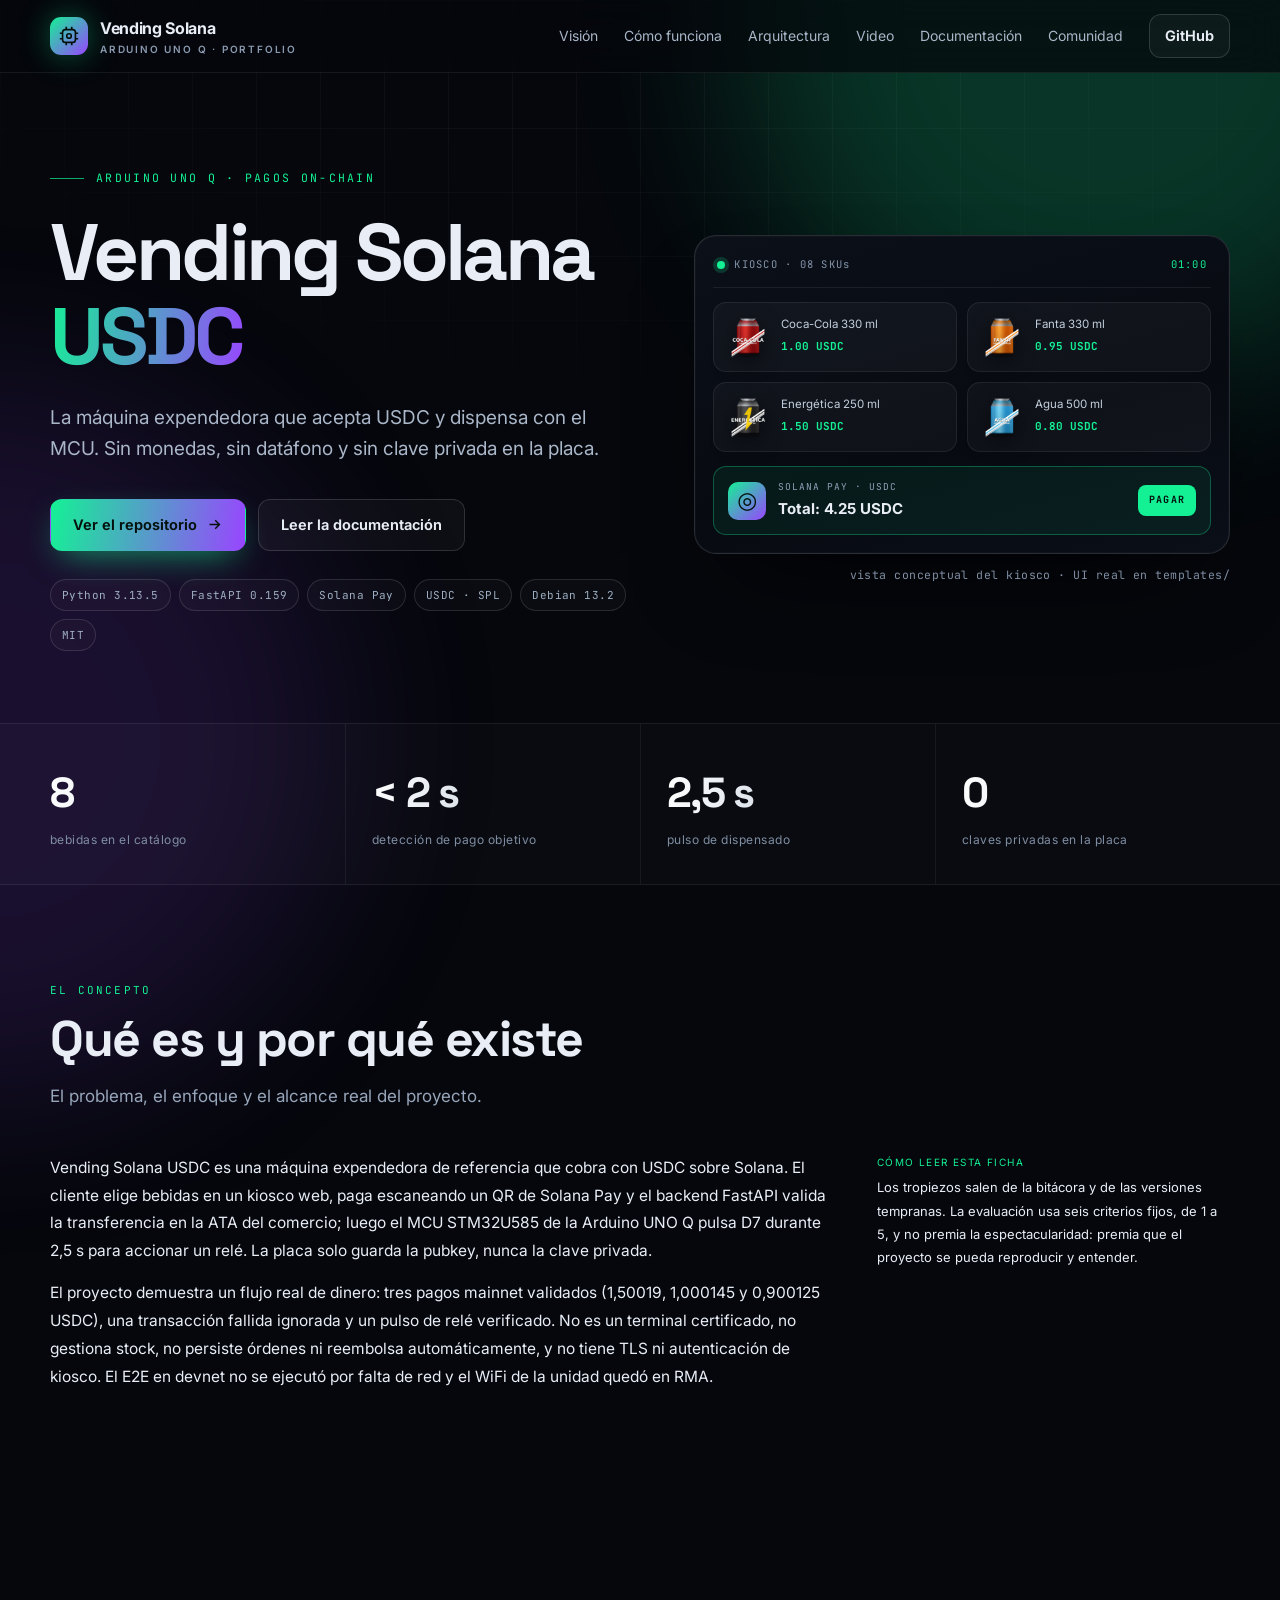
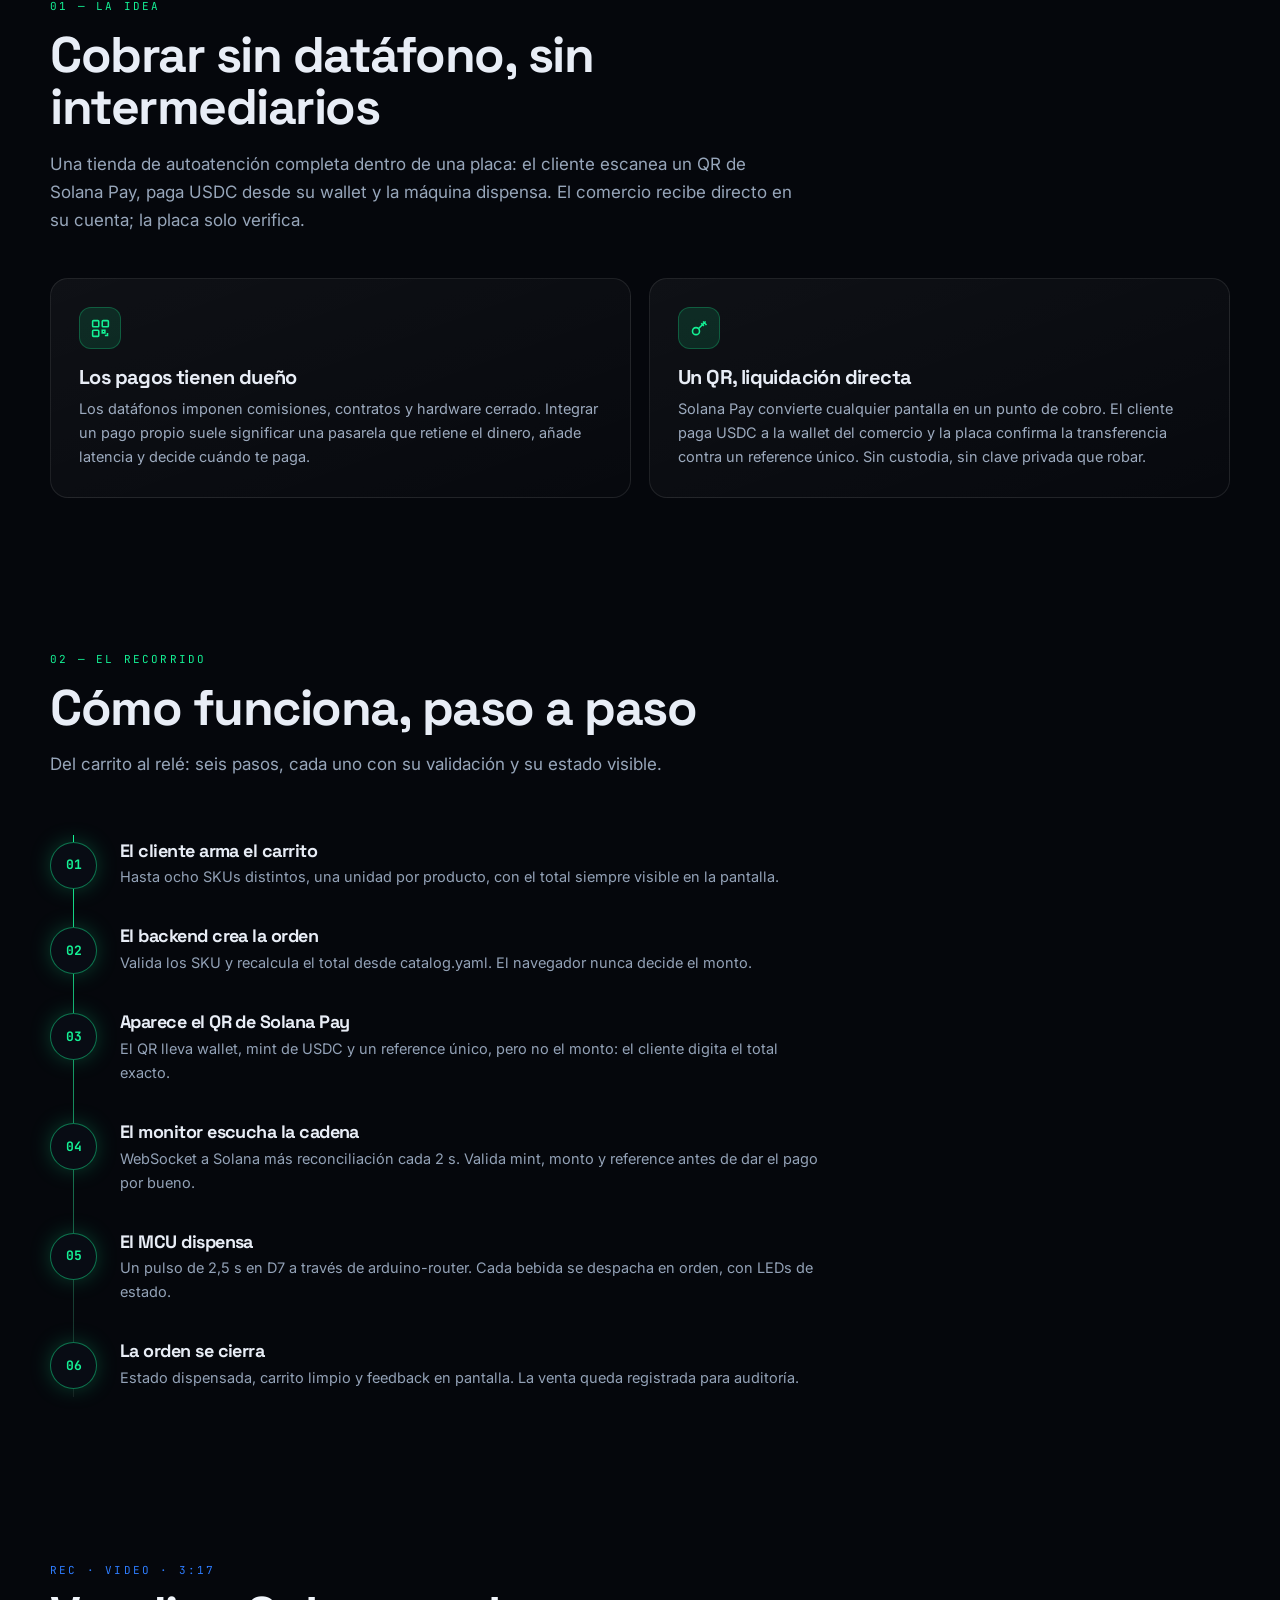
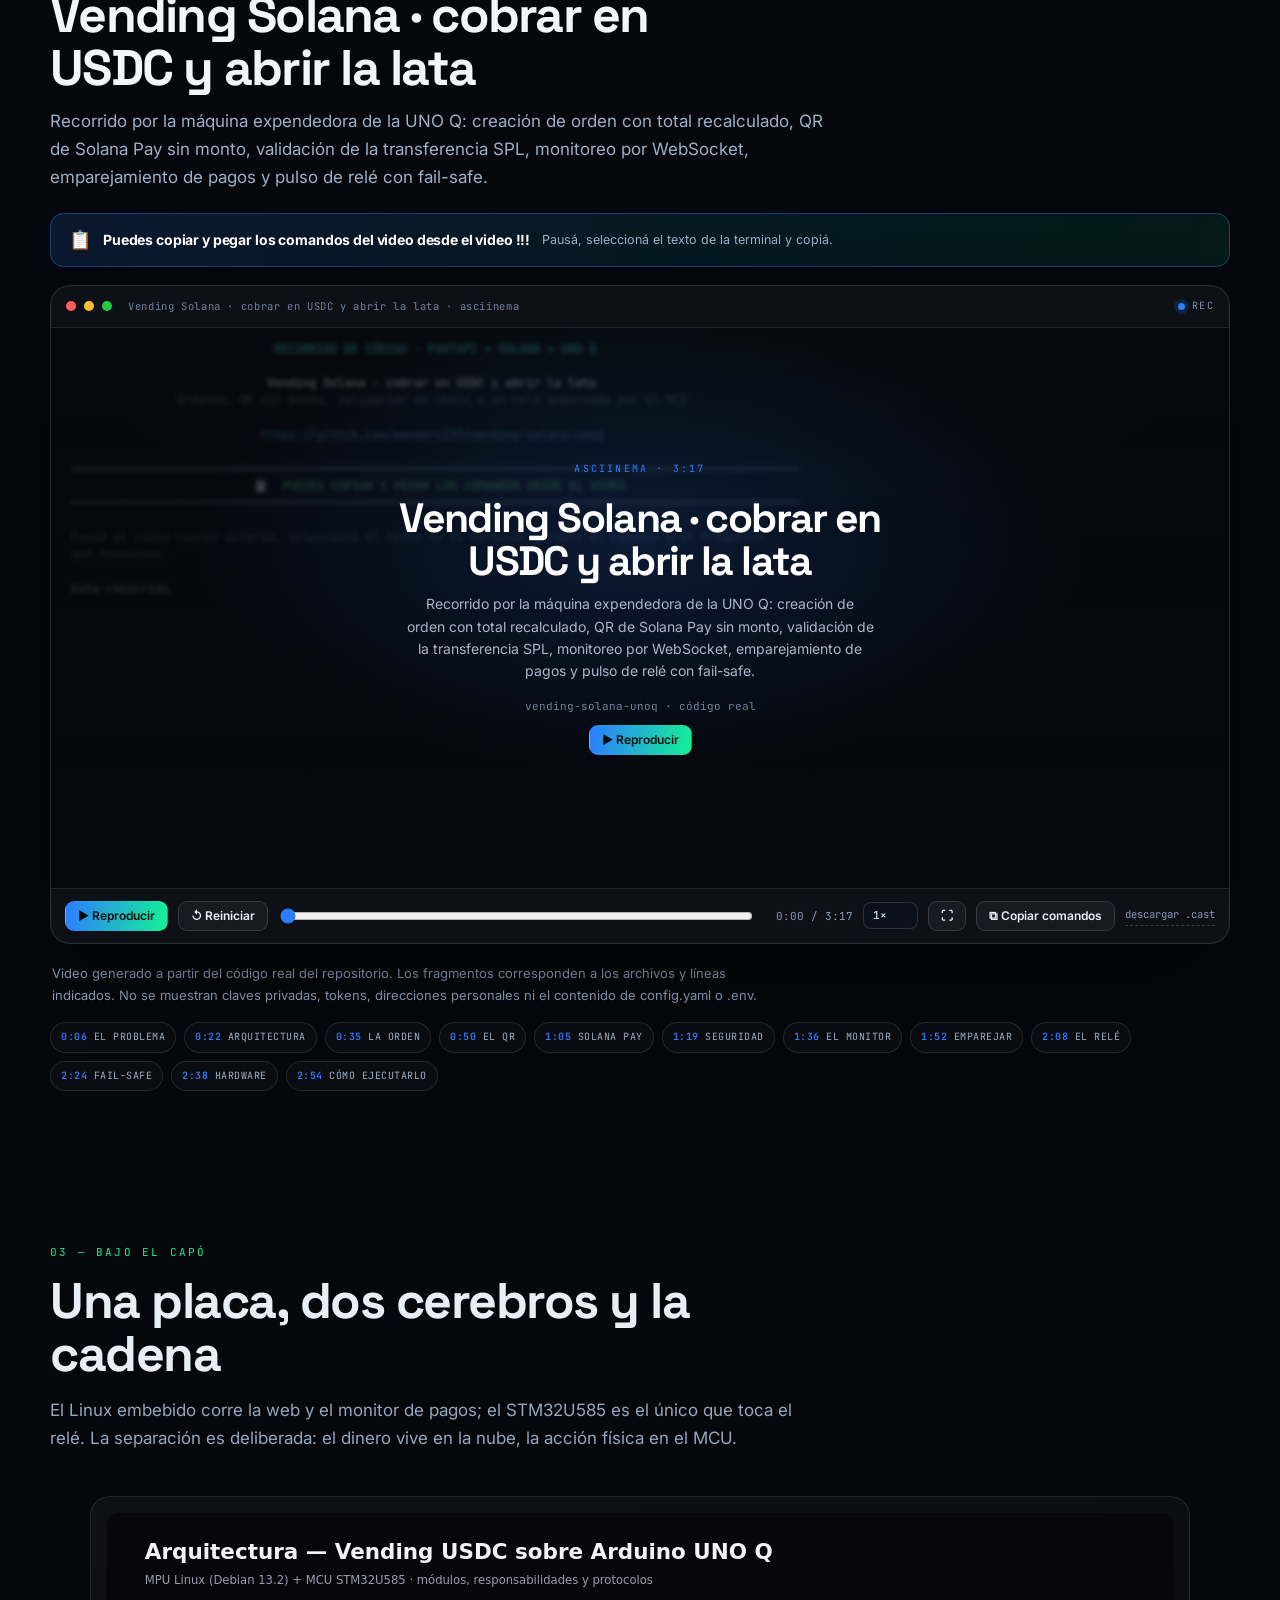
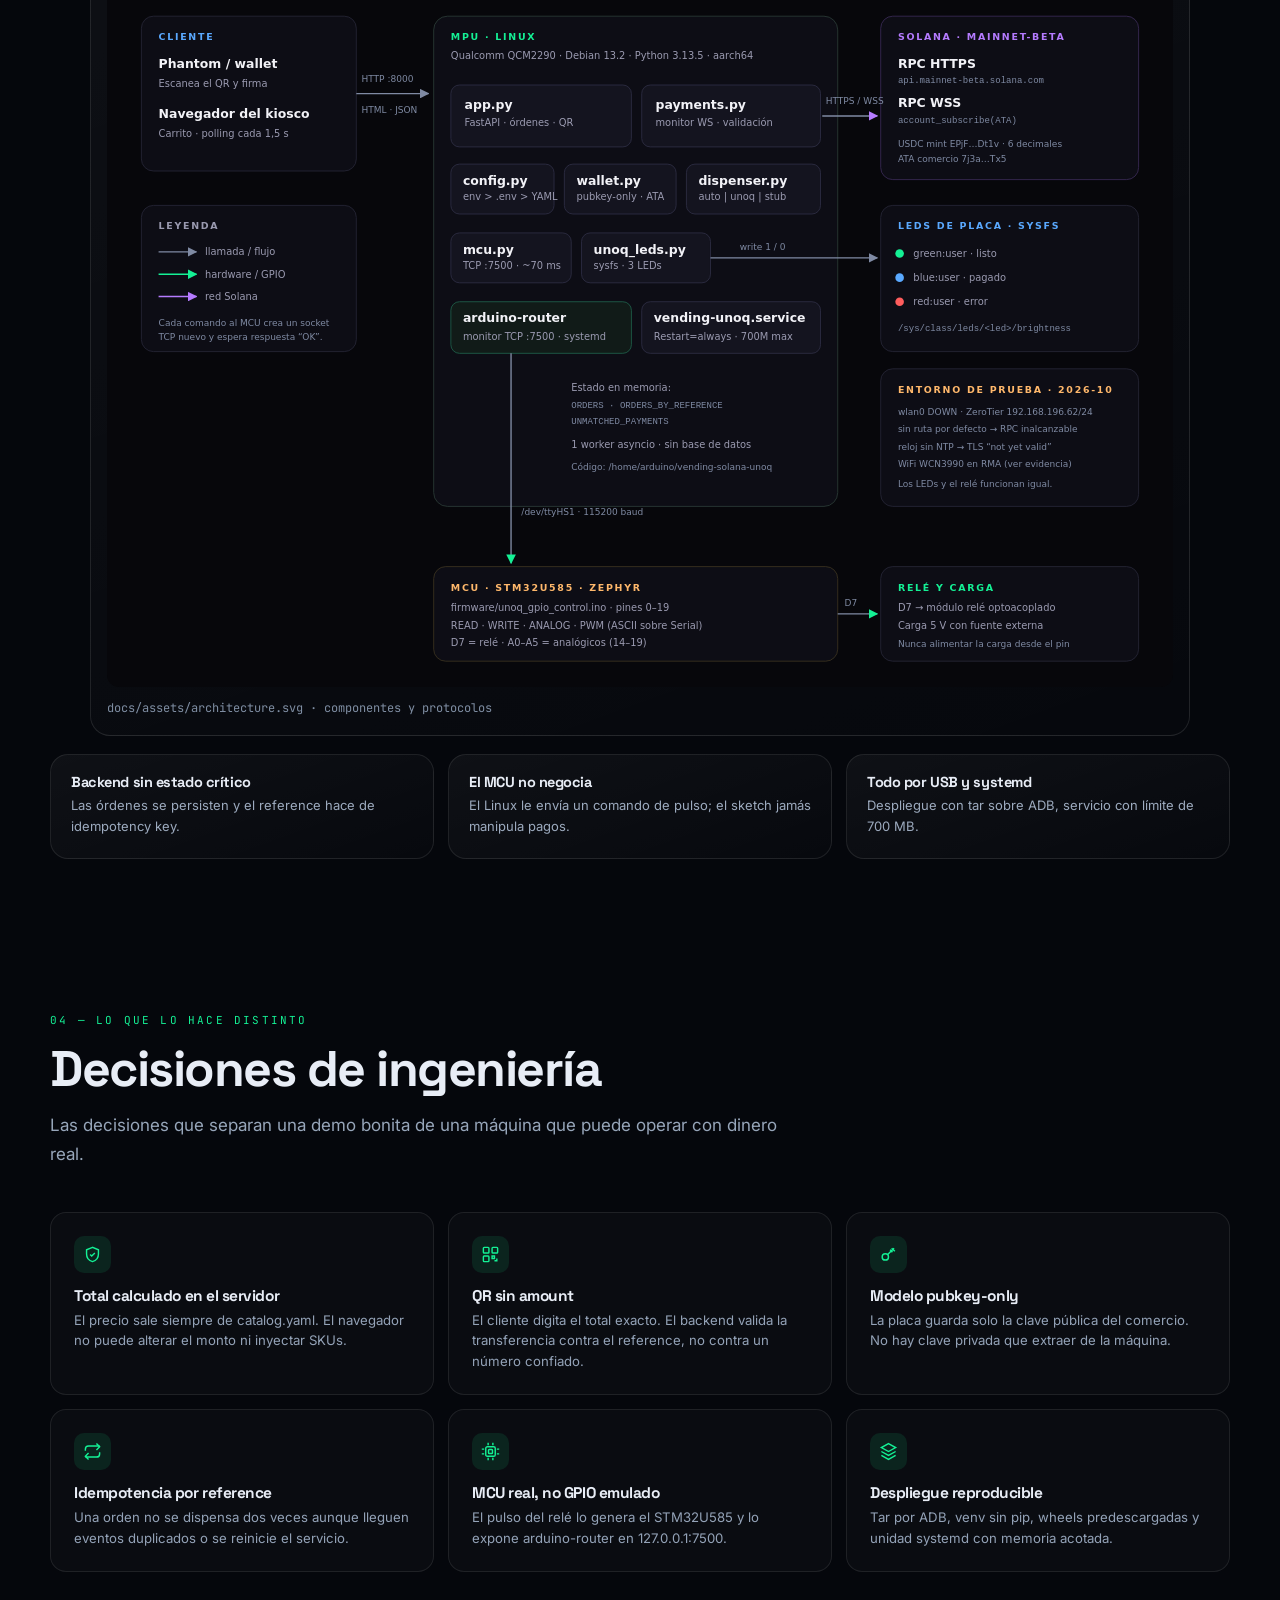
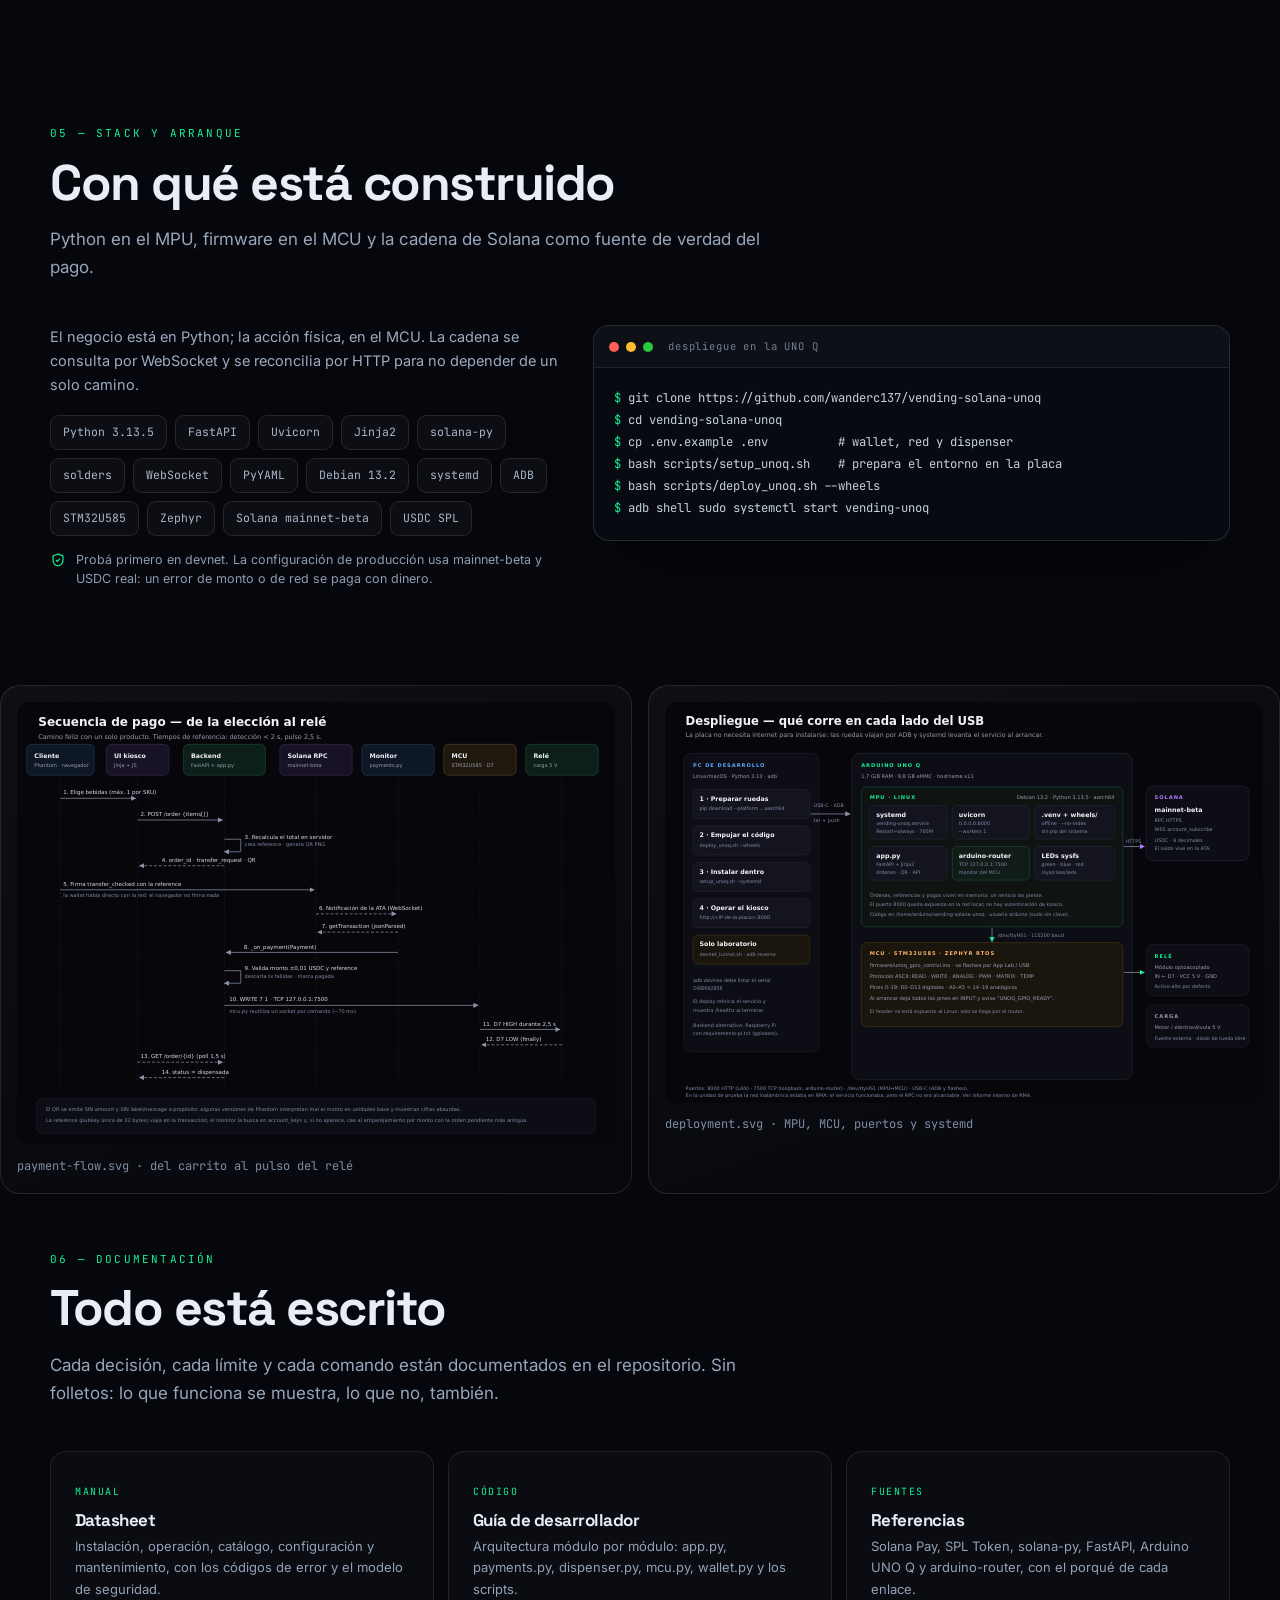
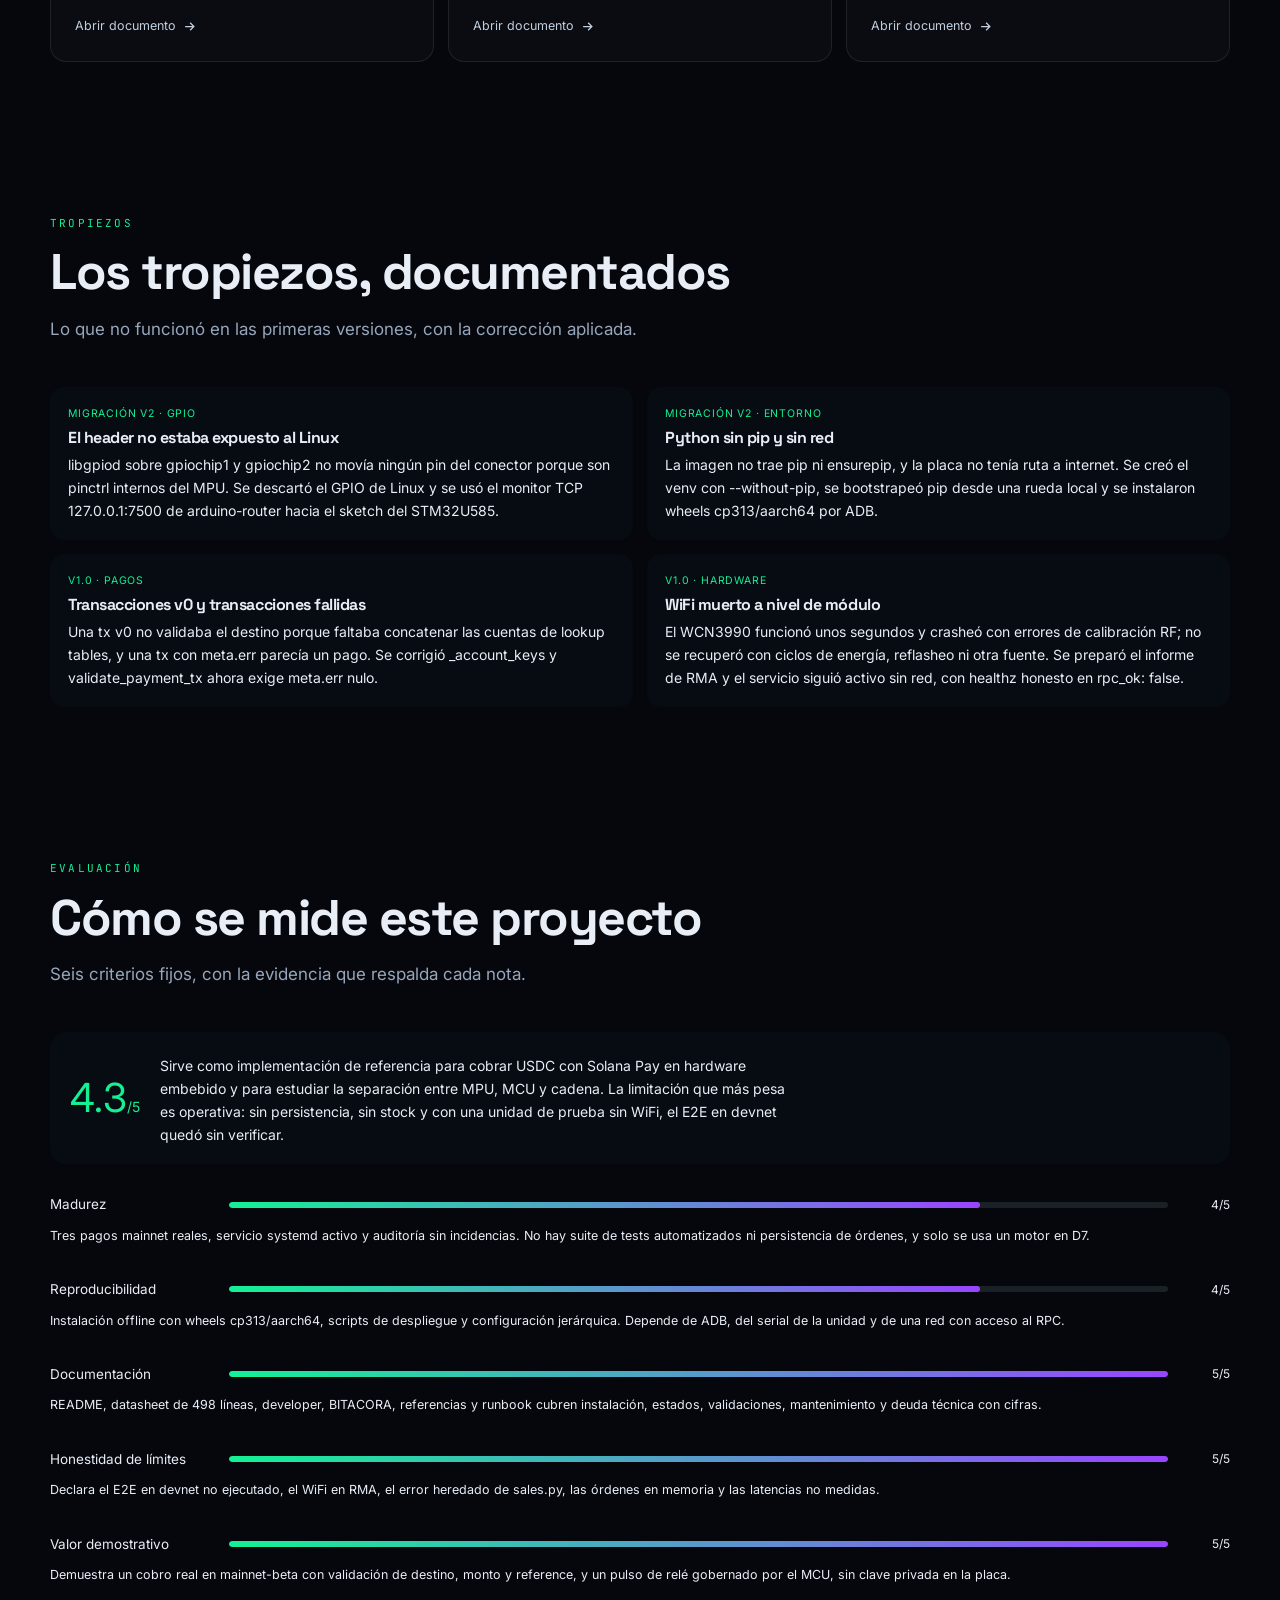
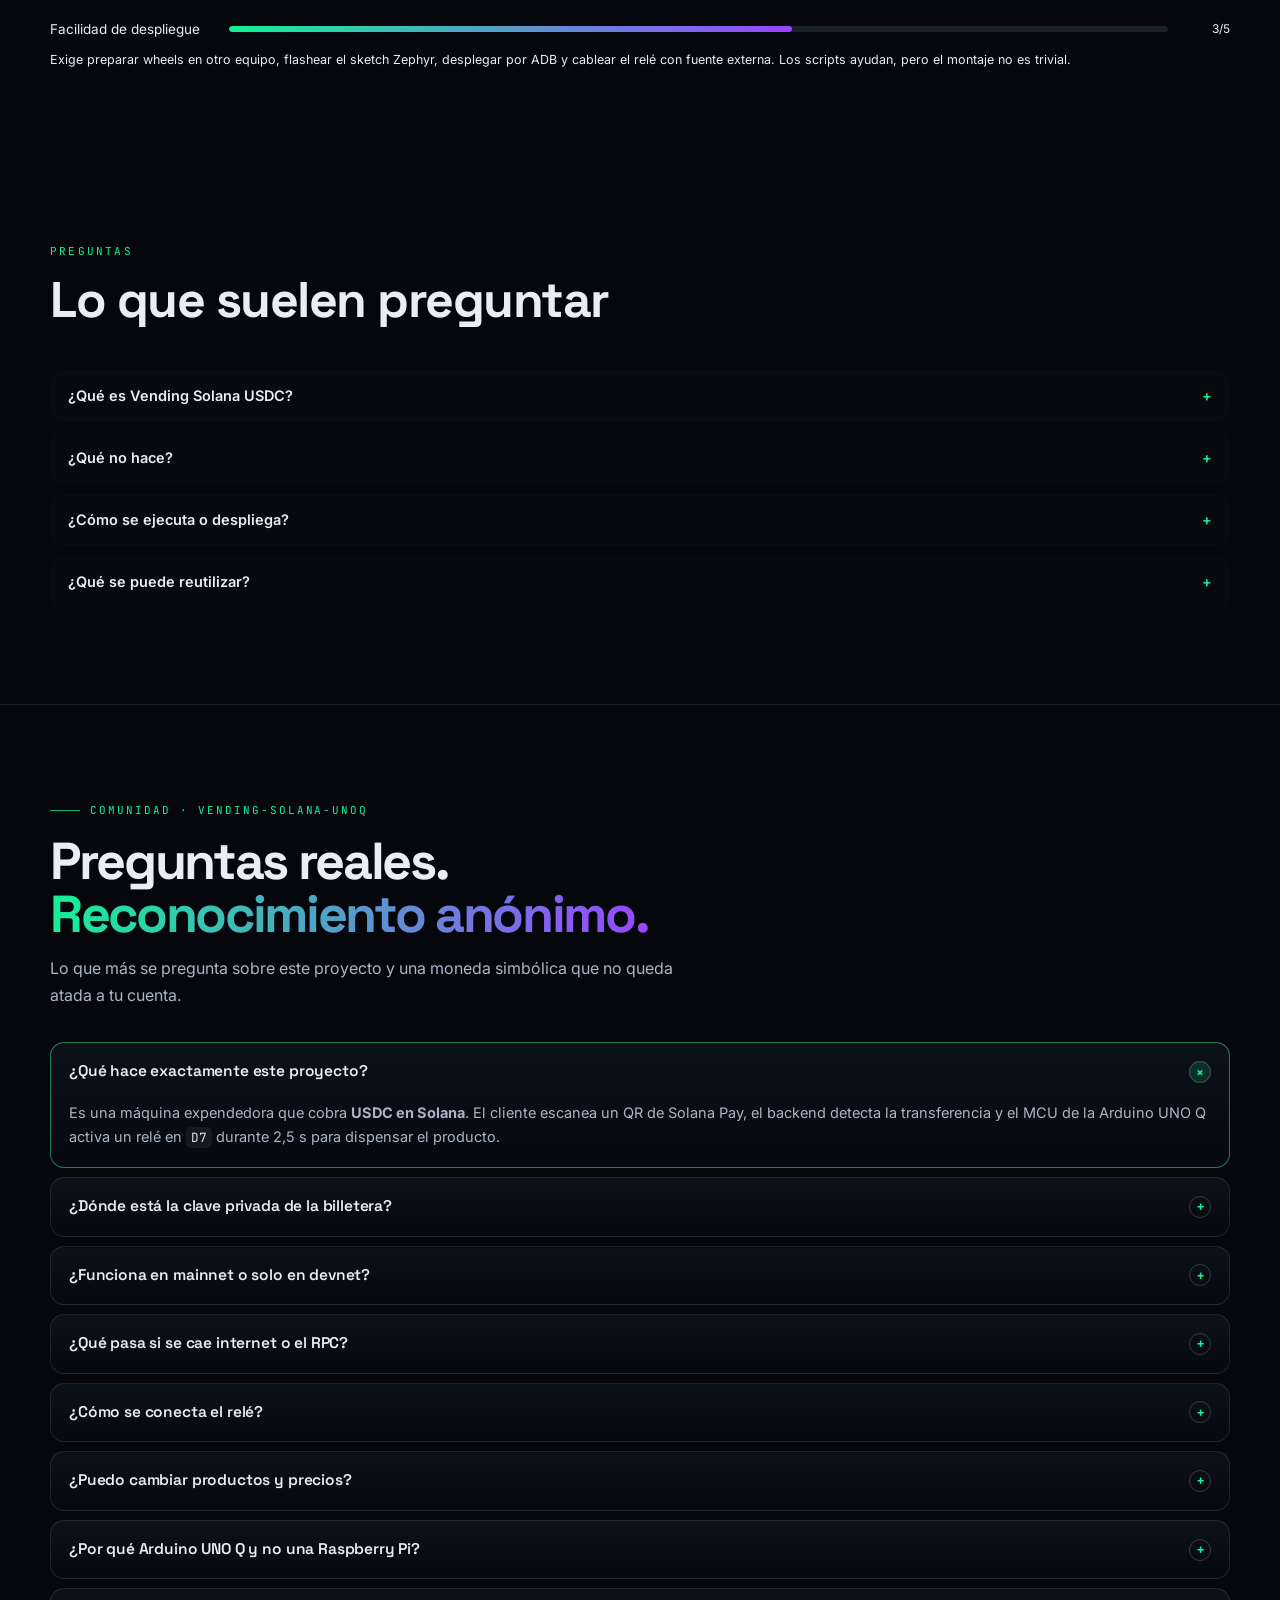
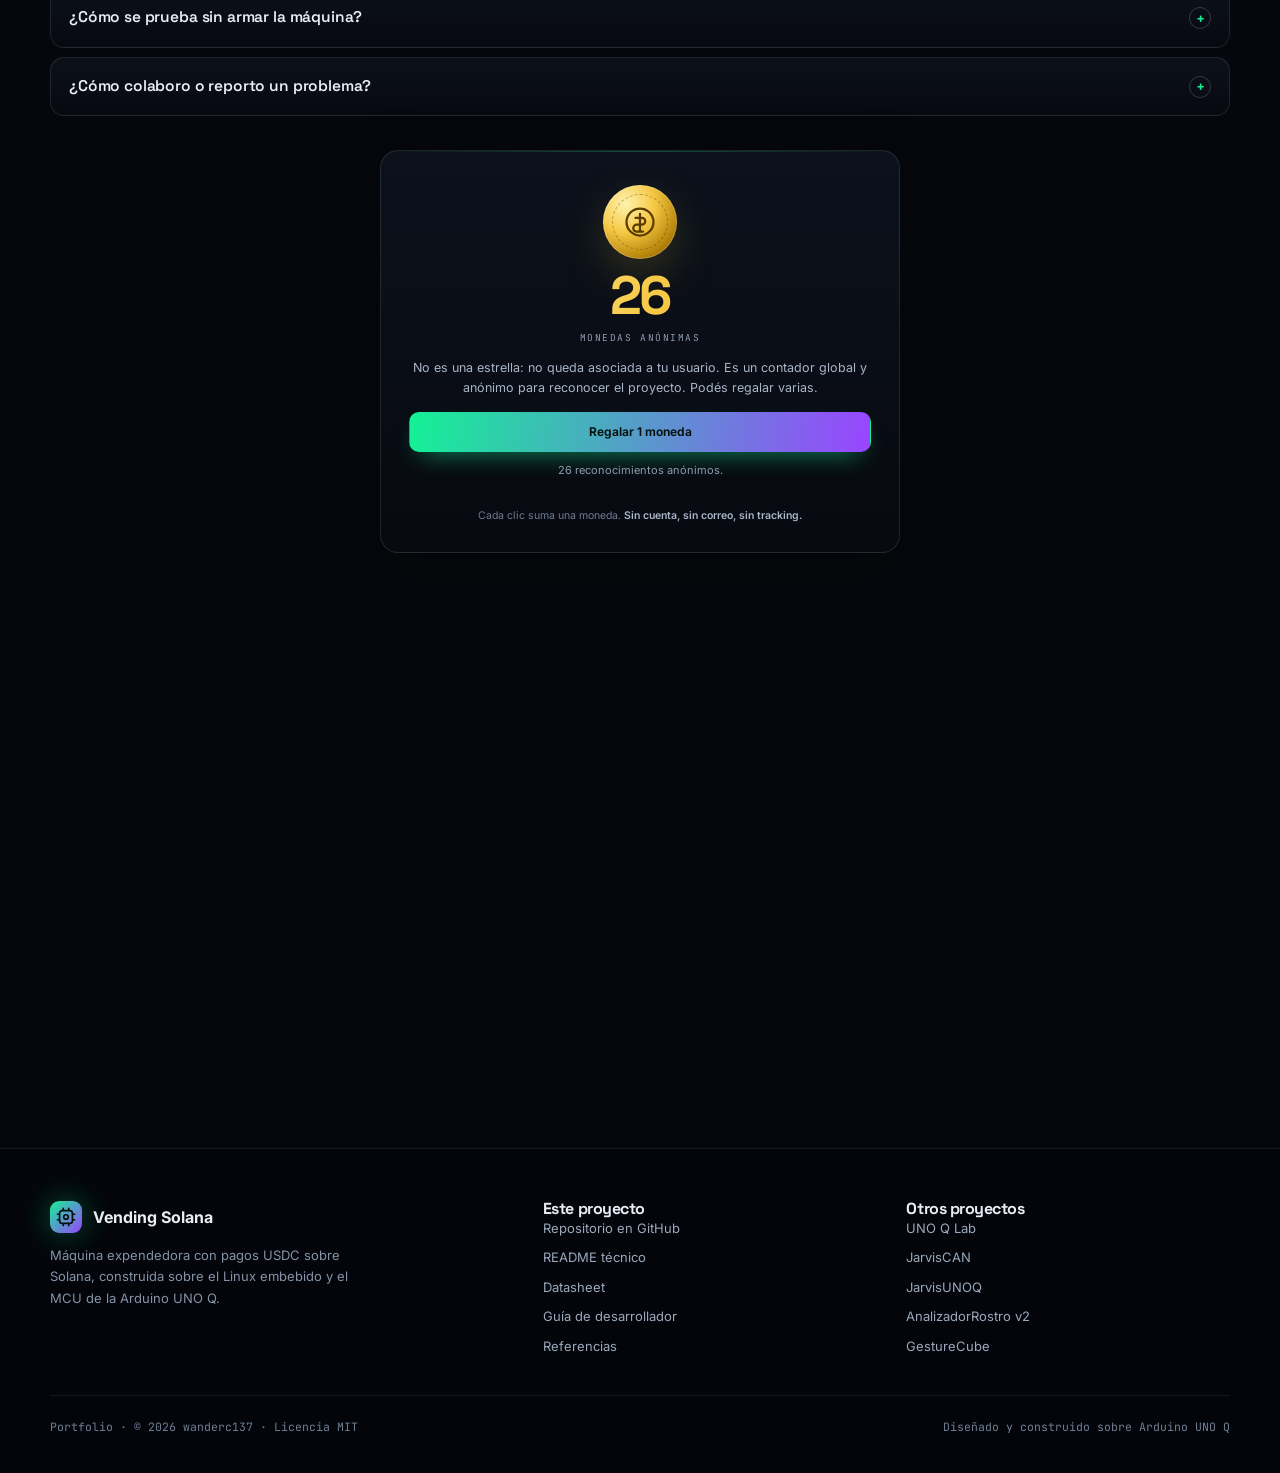
<file: docs/index.html>
<!DOCTYPE html>

<html lang="es">
<head>
<meta charset="utf-8"/>
<meta content="width=device-width, initial-scale=1" name="viewport"/>
<title>Vending Solana USDC · Arduino UNO Q</title>
<meta content="Máquina expendedora con Solana Pay y USDC sobre Arduino UNO Q: FastAPI, monitor de pagos en tiempo real y dispensado por relé gobernado por el STM32U585." name="description"/>
<meta content="wanderc137" name="author"/>
<meta content="website" property="og:type"/>
<meta content="Vending Solana USDC · Arduino UNO Q" property="og:title"/>
<meta content="Máquina expendedora con Solana Pay y USDC sobre Arduino UNO Q: FastAPI, monitor de pagos en tiempo real y dispensado por relé gobernado por el STM32U585." property="og:description"/>
<meta content="https://wanderc137.github.io/vending-solana-unoq/" property="og:url"/>
<meta content="https://wanderc137.github.io/vending-solana-unoq/assets/og.png" property="og:image"/>
<meta content="summary_large_image" name="twitter:card"/>
<meta content="Vending Solana USDC · Arduino UNO Q" name="twitter:title"/>
<meta content="Máquina expendedora con Solana Pay y USDC sobre Arduino UNO Q: FastAPI, monitor de pagos en tiempo real y dispensado por relé gobernado por el STM32U585." name="twitter:description"/>
<meta content="https://wanderc137.github.io/vending-solana-unoq/assets/og.png" name="twitter:image"/>
<link href="data:image/svg+xml,&lt;svg xmlns='http://www.w3.org/2000/svg' viewBox='0 0 100 100'&gt;&lt;rect width='100' height='100' rx='22' fill='%2305070c'/&gt;&lt;rect x='22' y='22' width='56' height='56' rx='12' fill='none' stroke='%2314F195' stroke-width='7'/&gt;&lt;circle cx='50' cy='50' r='9' fill='%2314F195'/&gt;&lt;/svg&gt;" rel="icon"/>
<link href="https://fonts.googleapis.com" rel="preconnect"/>
<link crossorigin="" href="https://fonts.gstatic.com" rel="preconnect"/>
<link href="https://fonts.googleapis.com/css2?family=Inter:wght@400;500;600;700&amp;family=JetBrains+Mono:wght@400;500;600&amp;family=Space+Grotesk:wght@500;600;700&amp;display=swap" rel="stylesheet"/>
<style>
*,*::before,*::after{box-sizing:border-box}
html{scroll-behavior:smooth;scrollbar-color:#2a3448 #05070c;scrollbar-width:thin}
::-webkit-scrollbar{width:10px;height:10px}
::-webkit-scrollbar-track{background:#05070c}
::-webkit-scrollbar-thumb{background:#2a3448;border-radius:999px;border:2px solid #05070c}
::-webkit-scrollbar-thumb:hover{background:#3a4a66}
body{
  margin:0;background:#05070c;color:#e8edf6;
  font-family:'Inter',system-ui,-apple-system,'Segoe UI',sans-serif;
  font-size:16px;line-height:1.65;-webkit-font-smoothing:antialiased;
  overflow-x:hidden;
}
::selection{background:var(--accent);color:#04110c}
a{color:inherit;text-decoration:none}
img{max-width:100%;display:block}
h1,h2,h3,h4{font-family:'Space Grotesk','Inter',sans-serif;line-height:1.05;letter-spacing:-.03em;margin:0}
p{margin:0}
.mono{font-family:'JetBrains Mono',ui-monospace,SFMono-Regular,Menlo,monospace}
.wrap{width:min(1180px,calc(100% - 48px));margin:0 auto}
.grid-overlay{
  position:fixed;inset:0;z-index:0;pointer-events:none;
  background-image:linear-gradient(rgba(255,255,255,.035) 1px,transparent 1px),linear-gradient(90deg,rgba(255,255,255,.035) 1px,transparent 1px);
  background-size:64px 64px;
  mask-image:radial-gradient(ellipse 80% 60% at 50% 0%,#000 30%,transparent 78%);
  -webkit-mask-image:radial-gradient(ellipse 80% 60% at 50% 0%,#000 30%,transparent 78%);
}
.glow{
  position:fixed;z-index:0;pointer-events:none;filter:blur(90px);opacity:.20;
  width:720px;height:720px;border-radius:50%;
}
.glow.one{top:-340px;right:-180px;background:var(--accent)}
.glow.two{top:380px;left:-380px;background:var(--accent2);opacity:.14}
.nav{
  position:sticky;top:0;z-index:50;
  backdrop-filter:blur(18px);-webkit-backdrop-filter:blur(18px);
  background:rgba(5,7,12,.72);border-bottom:1px solid rgba(255,255,255,.07);
}
.nav-inner{display:flex;align-items:center;justify-content:space-between;height:72px}
.brand{display:flex;align-items:center;gap:12px;font-weight:700;letter-spacing:-.02em}
.brand-mark{
  width:38px;height:38px;border-radius:11px;display:grid;place-items:center;
  background:linear-gradient(135deg,var(--accent),var(--accent2));color:#05100c;
  box-shadow:0 0 30px color-mix(in srgb,var(--accent) 35%,transparent);
}
.brand-mark svg{width:22px;height:22px;stroke:#05100c;fill:none;stroke-width:1.8}
.brand small{display:block;font-size:10px;letter-spacing:.18em;color:#8b9ab0;font-weight:600;text-transform:uppercase}
.nav-links{display:flex;align-items:center;gap:26px;font-size:14px;color:#a9b6c8}
.nav-links a:hover{color:#fff}
.btn{
  display:inline-flex;align-items:center;justify-content:center;gap:9px;
  padding:13px 22px;border-radius:12px;font-weight:650;font-size:14.5px;
  border:1px solid transparent;transition:transform .2s ease,box-shadow .2s ease,background .2s ease;
  white-space:nowrap;
}
.btn:hover{transform:translateY(-2px)}
.btn-primary{
  background:linear-gradient(100deg,var(--accent),var(--accent2));color:#04110c;
  box-shadow:0 12px 34px -12px color-mix(in srgb,var(--accent) 70%,transparent);
}
.btn-primary:hover{box-shadow:0 18px 44px -12px color-mix(in srgb,var(--accent) 80%,transparent)}
.btn-ghost{background:rgba(255,255,255,.035);border-color:rgba(255,255,255,.14);color:#e8edf6}
.btn-ghost:hover{background:rgba(255,255,255,.07)}
.btn svg{width:17px;height:17px;stroke:currentColor;fill:none;stroke-width:2}
.hero{position:relative;z-index:1;padding:96px 0 72px}
.hero-grid{display:grid;grid-template-columns:1.04fr .96fr;gap:64px;align-items:center}
.eyebrow{
  font-family:'JetBrains Mono',monospace;font-size:11.5px;letter-spacing:.2em;
  text-transform:uppercase;color:var(--accent);display:flex;align-items:center;gap:12px;margin-bottom:22px;
}
.eyebrow::before{content:"";width:34px;height:1px;background:var(--accent);opacity:.7}
h1{font-size:clamp(42px,6.4vw,80px);font-weight:700;letter-spacing:-.045em}
.grad{background:linear-gradient(100deg,var(--accent),var(--accent2));-webkit-background-clip:text;background-clip:text;color:transparent}
.lead{font-size:clamp(17px,1.5vw,19px);color:#aab7c9;margin-top:24px;max-width:60ch}
.hero-actions{display:flex;flex-wrap:wrap;gap:12px;margin-top:34px}
.hero-badges{display:flex;flex-wrap:wrap;gap:8px;margin-top:28px}
.badge{
  font-family:'JetBrains Mono',monospace;font-size:11px;letter-spacing:.04em;
  padding:6px 11px;border-radius:999px;border:1px solid rgba(255,255,255,.12);
  color:#9fb0c4;background:rgba(255,255,255,.025);
}
.hero-visual{position:relative}
.visual-frame{
  border:1px solid rgba(255,255,255,.11);border-radius:20px;overflow:hidden;
  background:linear-gradient(160deg,rgba(255,255,255,.055),rgba(255,255,255,.012));
  box-shadow:0 40px 90px -40px rgba(0,0,0,.9),0 0 0 1px rgba(255,255,255,.02) inset;
  padding:14px;
}
.visual-frame img{border-radius:12px;width:100%}
.visual-caption{font-size:11.5px;color:#7f8ea3;margin-top:12px;text-align:right;font-family:'JetBrains Mono',monospace;letter-spacing:.04em}
.float-chip{
  position:absolute;left:-22px;bottom:34px;display:flex;align-items:center;gap:10px;
  background:rgba(9,13,21,.92);border:1px solid rgba(255,255,255,.14);border-radius:13px;
  padding:11px 15px;font-size:12.5px;color:#c7d3e2;backdrop-filter:blur(10px);
  box-shadow:0 20px 50px -20px #000;
}
.float-chip b{color:var(--accent);font-family:'Space Grotesk',sans-serif;font-size:16px}
.live-dot{width:8px;height:8px;border-radius:50%;background:var(--accent);box-shadow:0 0 0 4px color-mix(in srgb,var(--accent) 18%,transparent);animation:pulse 2.4s infinite}
@keyframes pulse{0%,100%{opacity:1}50%{opacity:.35}}
/* vending kiosk */
.kiosk{
  border:1px solid rgba(255,255,255,.13);border-radius:22px;padding:18px;
  background:linear-gradient(165deg,#0b1019,#070a11 60%,#0a0f18);
  box-shadow:0 45px 100px -45px #000,0 0 0 1px rgba(255,255,255,.02) inset;
}
.kiosk-head{display:flex;align-items:center;gap:9px;font-family:'JetBrains Mono',monospace;font-size:10.5px;letter-spacing:.12em;color:#8494a9;padding:2px 4px 14px;border-bottom:1px solid rgba(255,255,255,.07)}
.kiosk-head .timer{margin-left:auto;color:var(--accent)}
.kiosk-grid{display:grid;grid-template-columns:1fr 1fr;gap:10px;padding:14px 0}
.prod{background:rgba(255,255,255,.035);border:1px solid rgba(255,255,255,.075);border-radius:13px;padding:12px;display:flex;align-items:center;gap:11px}
.prod img{width:44px;height:44px;object-fit:contain;filter:drop-shadow(0 6px 10px rgba(0,0,0,.5))}
.prod span{font-size:11.5px;color:#c3cfdd;display:block;line-height:1.25}
.prod b{font-family:'JetBrains Mono',monospace;font-size:11px;color:var(--accent)}
.kiosk-pay{display:flex;align-items:center;gap:12px;border:1px solid color-mix(in srgb,var(--accent) 30%,transparent);background:color-mix(in srgb,var(--accent) 7%,transparent);border-radius:13px;padding:12px 14px}
.kiosk-pay .sol{width:38px;height:38px;border-radius:10px;display:grid;place-items:center;background:linear-gradient(135deg,var(--accent),var(--accent2));color:#04110c;font-size:23px;font-weight:800}
.kiosk-pay small{display:block;font-family:'JetBrains Mono',monospace;font-size:9.5px;letter-spacing:.1em;color:#8ea0b5}
.kiosk-pay strong{font-size:15px}
.kiosk-pay .pill{margin-left:auto;font-family:'JetBrains Mono',monospace;font-size:10px;letter-spacing:.12em;background:var(--accent);color:#04110c;padding:7px 11px;border-radius:8px;font-weight:700}
.stats{position:relative;z-index:1;border-top:1px solid rgba(255,255,255,.07);border-bottom:1px solid rgba(255,255,255,.07);background:rgba(255,255,255,.018)}
.stats-grid{display:grid;grid-template-columns:repeat(4,1fr);gap:0}
.stat{padding:34px 26px;border-left:1px solid rgba(255,255,255,.06)}
.stat:first-child{border-left:0;padding-left:0}
.stat-value{font-family:'Space Grotesk',sans-serif;font-size:clamp(28px,3.4vw,42px);font-weight:700;letter-spacing:-.04em;background:linear-gradient(100deg,#fff,#a9b8cc);-webkit-background-clip:text;background-clip:text;color:transparent}
.stat-label{font-size:12px;color:#7f8ea3;letter-spacing:.04em;margin-top:3px}
.section{position:relative;z-index:1;padding:96px 0}
.section.tight{padding-top:56px}
.section-head{max-width:780px;margin-bottom:44px}
.kicker{font-family:'JetBrains Mono',monospace;font-size:11px;letter-spacing:.2em;text-transform:uppercase;color:var(--accent);margin-bottom:14px}
h2{font-size:clamp(30px,4.1vw,50px);font-weight:700}
.section-sub{color:#97a6ba;font-size:17px;margin-top:16px;max-width:68ch}
.split{display:grid;grid-template-columns:1fr 1fr;gap:18px}
.card{
  border:1px solid rgba(255,255,255,.09);border-radius:18px;padding:28px;
  background:linear-gradient(160deg,rgba(255,255,255,.045),rgba(255,255,255,.012));
}
.card .icon{width:42px;height:42px;border-radius:12px;display:grid;place-items:center;background:color-mix(in srgb,var(--accent) 12%,transparent);border:1px solid color-mix(in srgb,var(--accent) 25%,transparent);margin-bottom:18px}
.card .icon svg{width:21px;height:21px;stroke:var(--accent);fill:none;stroke-width:1.8}
.card h3{font-size:20px;margin-bottom:9px}
.card p{color:#9dabbf;font-size:14.5px}
.timeline{position:relative;margin-top:10px}
.timeline::before{content:"";position:absolute;left:23px;top:12px;bottom:12px;width:1px;background:linear-gradient(var(--accent),rgba(255,255,255,.08))}
.step{display:grid;grid-template-columns:48px 1fr;gap:22px;padding:19px 0;align-items:start}
.step-num{
  width:47px;height:47px;border-radius:50%;display:grid;place-items:center;
  border:1px solid color-mix(in srgb,var(--accent) 45%,transparent);
  background:#080c14;color:var(--accent);font-family:'JetBrains Mono',monospace;font-size:13px;font-weight:700;
  position:relative;z-index:1;box-shadow:0 0 26px -6px color-mix(in srgb,var(--accent) 45%,transparent);
}
.step-body h3{font-size:18px;margin-bottom:5px}
.step-body p{color:#93a2b7;font-size:14.5px;max-width:78ch}
.figure{
  border:1px solid rgba(255,255,255,.1);border-radius:20px;padding:16px;
  background:linear-gradient(160deg,rgba(255,255,255,.04),rgba(255,255,255,.008));
}
.figure img{width:100%;border-radius:12px}
.figure figcaption{font-size:12px;color:#7f8ea3;margin-top:12px;font-family:'JetBrains Mono',monospace}
.arch-points{display:grid;grid-template-columns:repeat(3,1fr);gap:14px;margin-top:18px}
.arch-points .card{padding:20px}
.arch-points .card h4{font-size:14.5px;margin-bottom:5px}
.arch-points .card p{font-size:13px}
.features{display:grid;grid-template-columns:repeat(3,1fr);gap:14px}
.feature{border:1px solid rgba(255,255,255,.085);border-radius:16px;padding:23px;background:rgba(255,255,255,.022);transition:border-color .2s,background .2s,transform .2s}
.feature:hover{border-color:color-mix(in srgb,var(--accent) 38%,transparent);background:rgba(255,255,255,.038);transform:translateY(-3px)}
.feature .icon{width:37px;height:37px;border-radius:10px;display:grid;place-items:center;background:color-mix(in srgb,var(--accent) 10%,transparent);margin-bottom:15px}
.feature .icon svg{width:19px;height:19px;stroke:var(--accent);fill:none;stroke-width:1.8}
.feature h3{font-size:15.5px;margin-bottom:6px}
.feature p{font-size:13.2px;color:#94a3b8;line-height:1.55}
.stack-grid{display:grid;grid-template-columns:.9fr 1.1fr;gap:22px;align-items:start}
.chips{display:flex;flex-wrap:wrap;gap:8px;margin-top:18px}
.chip{font-family:'JetBrains Mono',monospace;font-size:11.5px;padding:7px 12px;border-radius:9px;border:1px solid rgba(255,255,255,.1);background:rgba(255,255,255,.03);color:#aab8ca}
.terminal{border:1px solid rgba(255,255,255,.13);border-radius:16px;overflow:hidden;background:#070a10;box-shadow:0 30px 70px -35px #000}
.terminal-bar{display:flex;align-items:center;gap:7px;padding:12px 15px;border-bottom:1px solid rgba(255,255,255,.08);background:rgba(255,255,255,.025)}
.terminal-bar i{width:10px;height:10px;border-radius:50%;background:#ff5f57;display:block}
.terminal-bar i:nth-child(2){background:#febc2e}
.terminal-bar i:nth-child(3){background:#28c840}
.terminal-bar span{margin-left:8px;font-family:'JetBrains Mono',monospace;font-size:10.5px;color:#718197;letter-spacing:.08em}
.terminal pre{margin:0;padding:20px;overflow:auto;font-family:'JetBrains Mono',monospace;font-size:12.2px;line-height:1.8;color:#c6d2e0}
.terminal .p{color:var(--accent)}
.terminal .c{color:#68788d}
.note{display:flex;gap:10px;align-items:flex-start;margin-top:14px;font-size:12.5px;color:#8d9cb0;line-height:1.55}
.note svg{width:16px;height:16px;stroke:var(--accent);fill:none;stroke-width:1.8;flex:0 0 auto;margin-top:2px}
.docs-grid{display:grid;grid-template-columns:repeat(3,1fr);gap:14px}
.doc-card{display:block;border:1px solid rgba(255,255,255,.09);border-radius:16px;padding:24px;background:rgba(255,255,255,.022);transition:border-color .2s,transform .2s,background .2s}
.doc-card:hover{border-color:color-mix(in srgb,var(--accent) 40%,transparent);transform:translateY(-3px);background:rgba(255,255,255,.04)}
.doc-card .tag{font-family:'JetBrains Mono',monospace;font-size:10px;letter-spacing:.15em;color:var(--accent);text-transform:uppercase}
.doc-card h3{font-size:17px;margin:10px 0 6px}
.doc-card p{font-size:13px;color:#93a2b7}
.doc-card .arrow{display:flex;align-items:center;gap:6px;margin-top:16px;font-size:12.5px;color:#c2cfdf}
.doc-card .arrow svg{width:15px;height:15px;stroke:currentColor;fill:none;stroke-width:2;transition:transform .2s}
.doc-card:hover .arrow svg{transform:translateX(4px)}
.gallery{display:grid;grid-template-columns:1fr 1fr;gap:16px}
.gallery .figure{margin:0}
.cta{position:relative;z-index:1;padding:40px 0 96px}
.cta-card{
  border-radius:24px;padding:52px;text-align:center;position:relative;overflow:hidden;
  border:1px solid color-mix(in srgb,var(--accent) 30%,transparent);
  background:
    radial-gradient(700px 300px at 50% 0%,color-mix(in srgb,var(--accent) 16%,transparent),transparent 70%),
    linear-gradient(160deg,rgba(255,255,255,.05),rgba(255,255,255,.012));
}
.cta-card h2{font-size:clamp(28px,3.7vw,42px)}
.cta-card p{color:#9dabbf;max-width:62ch;margin:16px auto 0}
.cta-card .hero-actions{justify-content:center}
footer{position:relative;z-index:1;border-top:1px solid rgba(255,255,255,.08);padding:52px 0 36px;background:rgba(4,6,10,.6)}
.foot-grid{display:grid;grid-template-columns:1.4fr 1fr 1fr;gap:40px}
.foot-brand{display:flex;align-items:center;gap:11px;font-weight:700;margin-bottom:12px}
.foot-brand .brand-mark{width:32px;height:32px;border-radius:9px}
.foot-p{font-size:13px;color:#8493a7;max-width:38ch}
.foot h4{font-family:'JetBrains Mono',monospace;font-size:10.5px;letter-spacing:.16em;text-transform:uppercase;color:#718197;margin-bottom:13px;font-weight:500}
.foot-links{display:flex;flex-direction:column;gap:8px;font-size:13px;color:#9aa9bc}
.foot-links a:hover{color:#fff}
.foot-bottom{display:flex;justify-content:space-between;gap:20px;flex-wrap:wrap;border-top:1px solid rgba(255,255,255,.07);margin-top:38px;padding-top:22px;font-size:11.5px;color:#6f7f93;font-family:'JetBrains Mono',monospace}
.reveal{opacity:0;transform:translateY(22px);transition:opacity .7s ease,transform .7s ease}
.reveal.in{opacity:1;transform:none}
@media (prefers-reduced-motion:reduce){.reveal{opacity:1;transform:none;transition:none}.live-dot{animation:none}html{scroll-behavior:auto}}
@media (max-width:980px){
  .hero-grid,.split,.stack-grid,.gallery{grid-template-columns:1fr}
  .hero{padding-top:64px}
  .hero-visual{order:-1}
  .features{grid-template-columns:1fr 1fr}
  .arch-points{grid-template-columns:1fr}
  .stats-grid{grid-template-columns:1fr 1fr}
  .stat:nth-child(3){border-left:0;padding-left:0}
  .stat{border-top:1px solid rgba(255,255,255,.06)}
  .stat:nth-child(-n+2){border-top:0}
  .docs-grid{grid-template-columns:1fr}
  .foot-grid{grid-template-columns:1fr 1fr}
  .nav-links{display:none}
}
@media (max-width:620px){
  .wrap{width:calc(100% - 32px)}
  .features{grid-template-columns:1fr}
  .stats-grid{grid-template-columns:1fr 1fr}
  .stat{padding:24px 16px}
  .cta-card{padding:34px 22px}
  .float-chip{left:8px;bottom:16px}
  .foot-grid{grid-template-columns:1fr}
  .section{padding:72px 0}
}

.fail-grid{display:grid;grid-template-columns:repeat(2,minmax(0,1fr));gap:14px;margin-top:6px}
.fail{background:rgba(10,18,24,.55);border:1px solid var(--line);border-radius:14px;padding:18px}
.fail .v{font-family:var(--mono);font-size:10.5px;letter-spacing:.08em;text-transform:uppercase;color:var(--accent)}
.fail h3{font-size:16px;margin:8px 0 6px}
.fail p{font-size:14px;margin:0;color:var(--muted)}
.rating-head{display:flex;align-items:center;gap:20px;margin:6px 0 18px;padding:18px 20px;border:1px solid var(--line);border-radius:16px;background:rgba(10,18,24,.5)}
.rating-avg{font-family:var(--mono);font-size:40px;line-height:1;color:var(--accent)}
.rating-avg small{font-size:14px;color:var(--muted)}
.rating-head p{margin:4px 0 0;font-size:14px;color:var(--muted);max-width:70ch}
.rating{display:grid;gap:2px}
.rating-row{display:grid;grid-template-columns:165px minmax(90px,1fr) 48px;gap:14px;align-items:center;padding:11px 0;border-bottom:1px solid var(--line)}
.rating-row:last-child{border-bottom:0}
.rating-name{font-size:13.5px;color:var(--text)}
.rating-bar{height:6px;border-radius:99px;background:rgba(148,190,200,.14);overflow:hidden}
.rating-bar span{display:block;height:100%;border-radius:99px;background:linear-gradient(90deg,var(--accent),var(--accent2))}
.rating-score{font-family:var(--mono);font-size:12px;color:var(--muted);text-align:right}
.rating-note{grid-column:1/-1;font-size:12.5px;color:var(--muted);margin:-4px 0 8px}
.faq{display:grid;gap:10px;margin-top:4px}
.faq details{border:1px solid var(--line);border-radius:14px;padding:14px 18px;background:rgba(10,18,24,.4)}
.faq summary{cursor:pointer;font-weight:600;font-size:14.5px;list-style:none}
.faq summary::-webkit-details-marker{display:none}
.faq summary::after{content:"+";float:right;color:var(--accent);font-family:var(--mono)}
.faq details[open] summary::after{content:"−"}
.faq p{margin:10px 0 0;font-size:14px;color:var(--muted);line-height:1.7}
.concept-grid{display:grid;grid-template-columns:1.35fr .65fr;gap:26px;align-items:start}
.concept-grid p{font-size:15.5px;color:var(--muted);line-height:1.8;margin:0 0 14px}
.concept-side{border-left:1px solid var(--line);padding-left:22px}
.concept-side .k{font-family:var(--mono);font-size:10px;letter-spacing:.14em;text-transform:uppercase;color:var(--accent)}
.concept-side p{font-size:13px;margin:6px 0 16px}
@media(max-width:760px){.concept-grid,.fail-grid{grid-template-columns:1fr}.concept-side{border-left:0;padding-left:0}}

</style><link href="assets/community.css?v=5" rel="stylesheet"/><link href="rec/player.css?v=1" rel="stylesheet"/>
</head>
<body style="--accent:#14F195;--accent2:#9945FF">
<div class="grid-overlay"></div>
<div class="glow one"></div>
<div class="glow two"></div>
<header class="nav">
<div class="wrap nav-inner">
<a class="brand" href="#top">
<span class="brand-mark"><svg viewbox="0 0 24 24"><rect height="14" rx="3" width="14" x="5" y="5"></rect><path d="M9 2v3M15 2v3M9 19v3M15 19v3M2 9h3M2 15h3M19 9h3M19 15h3"></path><circle cx="12" cy="12" r="2.5"></circle></svg></span>
<span>Vending Solana<small>Arduino UNO Q · Portfolio</small></span>
</a>
<nav aria-label="Navegación" class="nav-links">
<a href="#problema">Visión</a>
<a href="#como">Cómo funciona</a>
<a href="#arquitectura">Arquitectura</a>
<a href="#video">Video</a>
<a href="#docs">Documentación</a>
<a href="#comunidad">Comunidad</a>
<a class="btn btn-ghost" href="https://github.com/wanderc137/vending-solana-unoq" rel="noopener" style="padding:9px 15px" target="_blank">GitHub</a>
</nav>
</div>
</header>
<main id="top">
<section class="hero">
<div class="wrap hero-grid">
<div class="hero-copy">
<div class="eyebrow">ARDUINO UNO Q · PAGOS ON-CHAIN</div>
<h1>Vending Solana <span class="grad">USDC</span></h1>
<p class="lead">La máquina expendedora que acepta USDC y dispensa con el MCU. Sin monedas, sin datáfono y sin clave privada en la placa.</p>
<div class="hero-actions">
<a class="btn btn-primary" href="https://github.com/wanderc137/vending-solana-unoq" rel="noopener" target="_blank">Ver el repositorio <svg viewbox="0 0 24 24"><path d="M5 12h14M13 6l6 6-6 6"></path></svg></a>
<a class="btn btn-ghost" href="https://github.com/wanderc137/vending-solana-unoq#readme" rel="noopener" target="_blank">Leer la documentación</a>
</div>
<div class="hero-badges"><span class="badge">Python 3.13.5</span><span class="badge">FastAPI 0.159</span><span class="badge">Solana Pay</span><span class="badge">USDC · SPL</span><span class="badge">Debian 13.2</span><span class="badge">MIT</span></div>
</div>
<div class="hero-visual">
<div aria-label="Vista conceptual del kiosco de autoatención" class="kiosk">
<div class="kiosk-head"><span class="live-dot"></span> KIOSCO · 08 SKUs <span class="timer">01:00</span></div>
<div class="kiosk-grid">
<div class="prod"><img alt="" src="assets/products/coca-cola.png"/><div><span>Coca-Cola 330 ml</span><b>1.00 USDC</b></div></div>
<div class="prod"><img alt="" src="assets/products/fanta.png"/><div><span>Fanta 330 ml</span><b>0.95 USDC</b></div></div>
<div class="prod"><img alt="" src="assets/products/energetica.png"/><div><span>Energética 250 ml</span><b>1.50 USDC</b></div></div>
<div class="prod"><img alt="" src="assets/products/agua-sin-gas.png"/><div><span>Agua 500 ml</span><b>0.80 USDC</b></div></div>
</div>
<div class="kiosk-pay"><div class="sol">◎</div><div><small>SOLANA PAY · USDC</small><strong>Total: 4.25 USDC</strong></div><span class="pill">PAGAR</span></div>
</div>
<div class="visual-caption">vista conceptual del kiosco · UI real en templates/</div>
</div>
</div>
</section>
<section class="stats"><div class="wrap stats-grid"><div class="stat"><div class="stat-value">8</div><div class="stat-label">bebidas en el catálogo</div></div><div class="stat"><div class="stat-value">&lt; 2 s</div><div class="stat-label">detección de pago objetivo</div></div><div class="stat"><div class="stat-value">2,5 s</div><div class="stat-label">pulso de dispensado</div></div><div class="stat"><div class="stat-value">0</div><div class="stat-label">claves privadas en la placa</div></div></div></section><section class="section" id="concepto"><div class="wrap"><div class="section-head"><div class="kicker">El concepto</div><h2>Qué es y por qué existe</h2><p class="section-sub">El problema, el enfoque y el alcance real del proyecto.</p></div><div class="concept-grid"><div><p>Vending Solana USDC es una máquina expendedora de referencia que cobra con USDC sobre Solana. El cliente elige bebidas en un kiosco web, paga escaneando un QR de Solana Pay y el backend FastAPI valida la transferencia en la ATA del comercio; luego el MCU STM32U585 de la Arduino UNO Q pulsa D7 durante 2,5 s para accionar un relé. La placa solo guarda la pubkey, nunca la clave privada.</p><p>El proyecto demuestra un flujo real de dinero: tres pagos mainnet validados (1,50019, 1,000145 y 0,900125 USDC), una transacción fallida ignorada y un pulso de relé verificado. No es un terminal certificado, no gestiona stock, no persiste órdenes ni reembolsa automáticamente, y no tiene TLS ni autenticación de kiosco. El E2E en devnet no se ejecutó por falta de red y el WiFi de la unidad quedó en RMA.</p></div><div class="concept-side"><div class="k">Cómo leer esta ficha</div><p>Los tropiezos salen de la bitácora y de las versiones tempranas. La evaluación usa seis criterios fijos, de 1 a 5, y no premia la espectacularidad: premia que el proyecto se pueda reproducir y entender.</p></div></div></div></section>
<section class="section" id="problema">
<div class="wrap">
<div class="section-head reveal">
<div class="kicker">01 — La idea</div>
<h2>Cobrar sin datáfono, sin intermediarios</h2>
<p class="section-sub">Una tienda de autoatención completa dentro de una placa: el cliente escanea un QR de Solana Pay, paga USDC desde su wallet y la máquina dispensa. El comercio recibe directo en su cuenta; la placa solo verifica.</p>
</div>
<div class="split">
<div class="card reveal"><div class="icon"><svg aria-hidden="true" viewbox="0 0 24 24"><rect height="7" rx="1" width="7" x="3" y="3"></rect><rect height="7" rx="1" width="7" x="14" y="3"></rect><rect height="7" rx="1" width="7" x="3" y="14"></rect><path d="M14 14h3v3h-3zM20 14v.01M14 20v.01M17 20v.01M20 17v3h-3"></path></svg></div><h3>Los pagos tienen dueño</h3><p>Los datáfonos imponen comisiones, contratos y hardware cerrado. Integrar un pago propio suele significar una pasarela que retiene el dinero, añade latencia y decide cuándo te paga.</p></div>
<div class="card reveal"><div class="icon"><svg aria-hidden="true" viewbox="0 0 24 24"><circle cx="8" cy="15" r="4"></circle><path d="m11 12 8-8M16 4l4 4M14 6l3 3"></path></svg></div><h3>Un QR, liquidación directa</h3><p>Solana Pay convierte cualquier pantalla en un punto de cobro. El cliente paga USDC a la wallet del comercio y la placa confirma la transferencia contra un reference único. Sin custodia, sin clave privada que robar.</p></div>
</div>
</div>
</section>
<section class="section tight" id="como">
<div class="wrap">
<div class="section-head reveal">
<div class="kicker">02 — El recorrido</div>
<h2>Cómo funciona, paso a paso</h2>
<p class="section-sub">Del carrito al relé: seis pasos, cada uno con su validación y su estado visible.</p>
</div>
<div class="timeline reveal"><div class="step"><div class="step-num">01</div><div class="step-body"><h3>El cliente arma el carrito</h3><p>Hasta ocho SKUs distintos, una unidad por producto, con el total siempre visible en la pantalla.</p></div></div><div class="step"><div class="step-num">02</div><div class="step-body"><h3>El backend crea la orden</h3><p>Valida los SKU y recalcula el total desde catalog.yaml. El navegador nunca decide el monto.</p></div></div><div class="step"><div class="step-num">03</div><div class="step-body"><h3>Aparece el QR de Solana Pay</h3><p>El QR lleva wallet, mint de USDC y un reference único, pero no el monto: el cliente digita el total exacto.</p></div></div><div class="step"><div class="step-num">04</div><div class="step-body"><h3>El monitor escucha la cadena</h3><p>WebSocket a Solana más reconciliación cada 2 s. Valida mint, monto y reference antes de dar el pago por bueno.</p></div></div><div class="step"><div class="step-num">05</div><div class="step-body"><h3>El MCU dispensa</h3><p>Un pulso de 2,5 s en D7 a través de arduino-router. Cada bebida se despacha en orden, con LEDs de estado.</p></div></div><div class="step"><div class="step-num">06</div><div class="step-body"><h3>La orden se cierra</h3><p>Estado dispensada, carrito limpio y feedback en pantalla. La venta queda registrada para auditoría.</p></div></div></div>
</div>
</section>

<section class="section tight rec-section" id="video" style="--accent:#2E7DFF;--accent2:#14F195">
<div class="wrap">
<div class="rec-kicker">REC · VIDEO · 3:17</div>
<h2 class="rec-h2">Vending Solana · cobrar en USDC y abrir la lata</h2>
<p class="rec-lead">Recorrido por la máquina expendedora de la UNO Q: creación de orden con total recalculado, QR de Solana Pay sin monto, validación de la transferencia SPL, monitoreo por WebSocket, emparejamiento de pagos y pulso de relé con fail-safe.</p>
<div class="rec-banner">
<span class="rec-banner-icon">📋</span>
<strong>Puedes copiar y pegar los comandos del video desde el video !!!</strong>
<span>Pausá, seleccioná el texto de la terminal y copiá.</span>
</div>
<div class="rec-shell">
<div class="rec-bar"><i></i><i></i><i></i><span class="rec-title">Vending Solana · cobrar en USDC y abrir la lata · asciinema</span><span class="rec-rec"><b></b>REC</span></div>
<div class="rec-screen-wrap">
<div class="rec-screen" id="rec-screen"></div>
<div class="rec-poster" id="rec-poster">
<div class="rec-kicker">ASCIINEMA · 3:17</div>
<h3>Vending Solana · cobrar en USDC y abrir la lata</h3>
<p>Recorrido por la máquina expendedora de la UNO Q: creación de orden con total recalculado, QR de Solana Pay sin monto, validación de la transferencia SPL, monitoreo por WebSocket, emparejamiento de pagos y pulso de relé con fail-safe.</p>
<div class="rec-poster-meta">vending-solana-unoq · código real</div>
<button class="rec-btn rec-primary" id="rec-start" type="button">▶ Reproducir</button>
</div>
</div>
<div class="rec-controls">
<button class="rec-btn rec-primary" id="rec-play" type="button">▶ Reproducir</button>
<button class="rec-btn" id="rec-restart" type="button">↺ Reiniciar</button>
<input class="rec-progress" id="rec-range" type="range" min="0" max="1000" value="0" aria-label="Progreso"/>
<span class="rec-time" id="rec-time">0:00 / 3:17</span>
<select class="rec-speed" id="rec-speed" aria-label="Velocidad"><option value="1">1×</option><option value="1.25">1.25×</option><option value="1.5">1.5×</option><option value="2">2×</option></select>
<button class="rec-btn" id="rec-full" type="button" title="Pantalla completa">⛶</button>
<button class="rec-btn" id="rec-copy" type="button">⧉ Copiar comandos</button>
<a class="rec-download" href="rec/vending-solana-unoq.cast" download>descargar .cast</a>
</div>
</div>
<p class="rec-note">Video generado a partir del código real del repositorio. Los fragmentos corresponden a los archivos y líneas indicados. No se muestran claves privadas, tokens, direcciones personales ni el contenido de config.yaml o .env.</p>
<div class="rec-chapters"><span class="rec-chip"><b>0:06</b> EL PROBLEMA</span><span class="rec-chip"><b>0:22</b> ARQUITECTURA</span><span class="rec-chip"><b>0:35</b> LA ORDEN</span><span class="rec-chip"><b>0:50</b> EL QR</span><span class="rec-chip"><b>1:05</b> SOLANA PAY</span><span class="rec-chip"><b>1:19</b> SEGURIDAD</span><span class="rec-chip"><b>1:36</b> EL MONITOR</span><span class="rec-chip"><b>1:52</b> EMPAREJAR</span><span class="rec-chip"><b>2:08</b> EL RELÉ</span><span class="rec-chip"><b>2:24</b> FAIL-SAFE</span><span class="rec-chip"><b>2:38</b> HARDWARE</span><span class="rec-chip"><b>2:54</b> CÓMO EJECUTARLO</span></div>
</div>
</section>

<section class="section tight" id="arquitectura">
<div class="wrap">
<div class="section-head reveal">
<div class="kicker">03 — Bajo el capó</div>
<h2>Una placa, dos cerebros y la cadena</h2>
<p class="section-sub">El Linux embebido corre la web y el monitor de pagos; el STM32U585 es el único que toca el relé. La separación es deliberada: el dinero vive en la nube, la acción física en el MCU.</p>
</div>
<figure class="figure reveal"><img alt="Arquitectura del vending: navegador, FastAPI, Solana RPC, monitor y MCU" loading="lazy" src="assets/architecture.svg"/><figcaption>docs/assets/architecture.svg · componentes y protocolos</figcaption></figure>
<div class="arch-points reveal"><div class="card"><h4>Backend sin estado crítico</h4><p>Las órdenes se persisten y el reference hace de idempotency key.</p></div><div class="card"><h4>El MCU no negocia</h4><p>El Linux le envía un comando de pulso; el sketch jamás manipula pagos.</p></div><div class="card"><h4>Todo por USB y systemd</h4><p>Despliegue con tar sobre ADB, servicio con límite de 700 MB.</p></div></div>
</div>
</section>
<section class="section tight">
<div class="wrap">
<div class="section-head reveal">
<div class="kicker">04 — Lo que lo hace distinto</div>
<h2>Decisiones de ingeniería</h2>
<p class="section-sub">Las decisiones que separan una demo bonita de una máquina que puede operar con dinero real.</p>
</div>
<div class="features reveal"><div class="feature"><div class="icon"><svg aria-hidden="true" viewbox="0 0 24 24"><path d="M12 3 4.5 6v5.5c0 4.6 3.2 8.4 7.5 9.5 4.3-1.1 7.5-4.9 7.5-9.5V6L12 3Z"></path><path d="m9 12 2 2 4-4"></path></svg></div><h3>Total calculado en el servidor</h3><p>El precio sale siempre de catalog.yaml. El navegador no puede alterar el monto ni inyectar SKUs.</p></div><div class="feature"><div class="icon"><svg aria-hidden="true" viewbox="0 0 24 24"><rect height="7" rx="1" width="7" x="3" y="3"></rect><rect height="7" rx="1" width="7" x="14" y="3"></rect><rect height="7" rx="1" width="7" x="3" y="14"></rect><path d="M14 14h3v3h-3zM20 14v.01M14 20v.01M17 20v.01M20 17v3h-3"></path></svg></div><h3>QR sin amount</h3><p>El cliente digita el total exacto. El backend valida la transferencia contra el reference, no contra un número confiado.</p></div><div class="feature"><div class="icon"><svg aria-hidden="true" viewbox="0 0 24 24"><circle cx="8" cy="15" r="4"></circle><path d="m11 12 8-8M16 4l4 4M14 6l3 3"></path></svg></div><h3>Modelo pubkey-only</h3><p>La placa guarda solo la clave pública del comercio. No hay clave privada que extraer de la máquina.</p></div><div class="feature"><div class="icon"><svg aria-hidden="true" viewbox="0 0 24 24"><path d="M17 2l4 4-4 4"></path><path d="M3 11V9a4 4 0 0 1 4-4h14"></path><path d="M7 22l-4-4 4-4"></path><path d="M21 13v2a4 4 0 0 1-4 4H3"></path></svg></div><h3>Idempotencia por reference</h3><p>Una orden no se dispensa dos veces aunque lleguen eventos duplicados o se reinicie el servicio.</p></div><div class="feature"><div class="icon"><svg aria-hidden="true" viewbox="0 0 24 24"><rect height="12" rx="2" width="12" x="6" y="6"></rect><path d="M9 1v3M15 1v3M9 20v3M15 20v3M1 9h3M1 15h3M20 9h3M20 15h3"></path><rect height="5" rx="1" width="5" x="9.5" y="9.5"></rect></svg></div><h3>MCU real, no GPIO emulado</h3><p>El pulso del relé lo genera el STM32U585 y lo expone arduino-router en 127.0.0.1:7500.</p></div><div class="feature"><div class="icon"><svg aria-hidden="true" viewbox="0 0 24 24"><path d="m12 2 9 5-9 5-9-5 9-5Z"></path><path d="m3 12 9 5 9-5"></path><path d="m3 17 9 5 9-5"></path></svg></div><h3>Despliegue reproducible</h3><p>Tar por ADB, venv sin pip, wheels predescargadas y unidad systemd con memoria acotada.</p></div></div>
</div>
</section>
<section class="section tight">
<div class="wrap">
<div class="section-head reveal">
<div class="kicker">05 — Stack y arranque</div>
<h2>Con qué está construido</h2>
<p class="section-sub">Python en el MPU, firmware en el MCU y la cadena de Solana como fuente de verdad del pago.</p>
</div>
<div class="stack-grid">
<div class="reveal">
<p style="color:#9dabbf;font-size:14.5px">El negocio está en Python; la acción física, en el MCU. La cadena se consulta por WebSocket y se reconcilia por HTTP para no depender de un solo camino.</p>
<div class="chips"><span class="chip">Python 3.13.5</span><span class="chip">FastAPI</span><span class="chip">Uvicorn</span><span class="chip">Jinja2</span><span class="chip">solana-py</span><span class="chip">solders</span><span class="chip">WebSocket</span><span class="chip">PyYAML</span><span class="chip">Debian 13.2</span><span class="chip">systemd</span><span class="chip">ADB</span><span class="chip">STM32U585</span><span class="chip">Zephyr</span><span class="chip">Solana mainnet-beta</span><span class="chip">USDC SPL</span></div>
<div class="note"><svg aria-hidden="true" viewbox="0 0 24 24"><path d="M12 3 4.5 6v5.5c0 4.6 3.2 8.4 7.5 9.5 4.3-1.1 7.5-4.9 7.5-9.5V6L12 3Z"></path><path d="m9 12 2 2 4-4"></path></svg><span>Probá primero en devnet. La configuración de producción usa mainnet-beta y USDC real: un error de monto o de red se paga con dinero.</span></div>
</div>
<div class="terminal reveal">
<div class="terminal-bar"><i></i><i></i><i></i><span>despliegue en la UNO Q</span></div>
<pre><span class="p">$</span> git clone https://github.com/wanderc137/vending-solana-unoq
<span class="p">$</span> cd vending-solana-unoq
<span class="p">$</span> cp .env.example .env          # wallet, red y dispenser
<span class="p">$</span> bash scripts/setup_unoq.sh    # prepara el entorno en la placa
<span class="p">$</span> bash scripts/deploy_unoq.sh --wheels
<span class="p">$</span> adb shell sudo systemctl start vending-unoq</pre>
</div>
</div>
</div>
</section>
<div class="gallery"><figure class="figure"><img alt="Secuencia del pago" loading="lazy" src="assets/payment-flow.svg"/><figcaption>payment-flow.svg · del carrito al pulso del relé</figcaption></figure><figure class="figure"><img alt="Despliegue" loading="lazy" src="assets/deployment.svg"/><figcaption>deployment.svg · MPU, MCU, puertos y systemd</figcaption></figure></div>
<section class="section tight" id="docs">
<div class="wrap">
<div class="section-head reveal">
<div class="kicker">06 — Documentación</div>
<h2>Todo está escrito</h2>
<p class="section-sub">Cada decisión, cada límite y cada comando están documentados en el repositorio. Sin folletos: lo que funciona se muestra, lo que no, también.</p>
</div>
<div class="docs-grid reveal"><a class="doc-card" href="https://github.com/wanderc137/vending-solana-unoq/blob/main/docs/datasheet.md" rel="noopener" target="_blank"><span class="tag">Manual</span><h3>Datasheet</h3><p>Instalación, operación, catálogo, configuración y mantenimiento, con los códigos de error y el modelo de seguridad.</p><span class="arrow">Abrir documento <svg viewbox="0 0 24 24"><path d="M5 12h14M13 6l6 6-6 6"></path></svg></span></a><a class="doc-card" href="https://github.com/wanderc137/vending-solana-unoq/blob/main/docs/developer.md" rel="noopener" target="_blank"><span class="tag">Código</span><h3>Guía de desarrollador</h3><p>Arquitectura módulo por módulo: app.py, payments.py, dispenser.py, mcu.py, wallet.py y los scripts.</p><span class="arrow">Abrir documento <svg viewbox="0 0 24 24"><path d="M5 12h14M13 6l6 6-6 6"></path></svg></span></a><a class="doc-card" href="https://github.com/wanderc137/vending-solana-unoq/blob/main/docs/REFERENCES.md" rel="noopener" target="_blank"><span class="tag">Fuentes</span><h3>Referencias</h3><p>Solana Pay, SPL Token, solana-py, FastAPI, Arduino UNO Q y arduino-router, con el porqué de cada enlace.</p><span class="arrow">Abrir documento <svg viewbox="0 0 24 24"><path d="M5 12h14M13 6l6 6-6 6"></path></svg></span></a></div>
</div>
</section>
<section class="section tight"><div class="wrap"><div class="section-head"><div class="kicker">Tropiezos</div><h2>Los tropiezos, documentados</h2><p class="section-sub">Lo que no funcionó en las primeras versiones, con la corrección aplicada.</p></div><div class="fail-grid"><div class="fail"><div class="v">Migración v2 · GPIO</div><h3>El header no estaba expuesto al Linux</h3><p>libgpiod sobre gpiochip1 y gpiochip2 no movía ningún pin del conector porque son pinctrl internos del MPU. Se descartó el GPIO de Linux y se usó el monitor TCP 127.0.0.1:7500 de arduino-router hacia el sketch del STM32U585.</p></div><div class="fail"><div class="v">Migración v2 · entorno</div><h3>Python sin pip y sin red</h3><p>La imagen no trae pip ni ensurepip, y la placa no tenía ruta a internet. Se creó el venv con --without-pip, se bootstrapeó pip desde una rueda local y se instalaron wheels cp313/aarch64 por ADB.</p></div><div class="fail"><div class="v">v1.0 · pagos</div><h3>Transacciones v0 y transacciones fallidas</h3><p>Una tx v0 no validaba el destino porque faltaba concatenar las cuentas de lookup tables, y una tx con meta.err parecía un pago. Se corrigió _account_keys y validate_payment_tx ahora exige meta.err nulo.</p></div><div class="fail"><div class="v">v1.0 · hardware</div><h3>WiFi muerto a nivel de módulo</h3><p>El WCN3990 funcionó unos segundos y crasheó con errores de calibración RF; no se recuperó con ciclos de energía, reflasheo ni otra fuente. Se preparó el informe de RMA y el servicio siguió activo sin red, con healthz honesto en rpc_ok: false.</p></div></div></div></section><section class="section tight"><div class="wrap"><div class="section-head"><div class="kicker">Evaluación</div><h2>Cómo se mide este proyecto</h2><p class="section-sub">Seis criterios fijos, con la evidencia que respalda cada nota.</p></div><div class="rating-head"><div class="rating-avg">4.3<small>/5</small></div><p>Sirve como implementación de referencia para cobrar USDC con Solana Pay en hardware embebido y para estudiar la separación entre MPU, MCU y cadena. La limitación que más pesa es operativa: sin persistencia, sin stock y con una unidad de prueba sin WiFi, el E2E en devnet quedó sin verificar.</p></div><div class="rating"><div class="rating-row"><div class="rating-name">Madurez</div><div class="rating-bar"><span style="width:80%"></span></div><div class="rating-score">4/5</div><div class="rating-note">Tres pagos mainnet reales, servicio systemd activo y auditoría sin incidencias. No hay suite de tests automatizados ni persistencia de órdenes, y solo se usa un motor en D7.</div></div><div class="rating-row"><div class="rating-name">Reproducibilidad</div><div class="rating-bar"><span style="width:80%"></span></div><div class="rating-score">4/5</div><div class="rating-note">Instalación offline con wheels cp313/aarch64, scripts de despliegue y configuración jerárquica. Depende de ADB, del serial de la unidad y de una red con acceso al RPC.</div></div><div class="rating-row"><div class="rating-name">Documentación</div><div class="rating-bar"><span style="width:100%"></span></div><div class="rating-score">5/5</div><div class="rating-note">README, datasheet de 498 líneas, developer, BITACORA, referencias y runbook cubren instalación, estados, validaciones, mantenimiento y deuda técnica con cifras.</div></div><div class="rating-row"><div class="rating-name">Honestidad de límites</div><div class="rating-bar"><span style="width:100%"></span></div><div class="rating-score">5/5</div><div class="rating-note">Declara el E2E en devnet no ejecutado, el WiFi en RMA, el error heredado de sales.py, las órdenes en memoria y las latencias no medidas.</div></div><div class="rating-row"><div class="rating-name">Valor demostrativo</div><div class="rating-bar"><span style="width:100%"></span></div><div class="rating-score">5/5</div><div class="rating-note">Demuestra un cobro real en mainnet-beta con validación de destino, monto y reference, y un pulso de relé gobernado por el MCU, sin clave privada en la placa.</div></div><div class="rating-row"><div class="rating-name">Facilidad de despliegue</div><div class="rating-bar"><span style="width:60%"></span></div><div class="rating-score">3/5</div><div class="rating-note">Exige preparar wheels en otro equipo, flashear el sketch Zephyr, desplegar por ADB y cablear el relé con fuente externa. Los scripts ayudan, pero el montaje no es trivial.</div></div></div></div></section><section class="section tight"><div class="wrap"><div class="section-head"><div class="kicker">Preguntas</div><h2>Lo que suelen preguntar</h2></div><div class="faq"><details><summary>¿Qué es Vending Solana USDC?</summary><p>Es una máquina expendedora de referencia que cobra USDC en Solana y dispensa con un relé gobernado por el MCU de la UNO Q. Incluye kiosco web, backend FastAPI, monitor de pagos y firmware del STM32U585.</p></details><details><summary>¿Qué no hace?</summary><p>No es un terminal certificado, no controla stock, no persiste órdenes y no reembolsa automáticamente. Tampoco firma en la placa: solo guarda la pubkey del comercio y valida pagos.</p></details><details><summary>¿Cómo se ejecuta o despliega?</summary><p>Se preparan las wheels en un PC, se flashea firmware/unoq_gpio_control.ino y se ejecuta scripts/deploy_unoq.sh --wheels por ADB; dentro de la placa, setup_unoq.sh --systemd instala el servicio en el puerto 8000.</p></details><details><summary>¿Qué se puede reutilizar?</summary><p>La validación de transferencias SPL con reference y tolerancia, el cliente TCP al monitor del MCU y la abstracción de dispensador con fail-safe. También el esquema pubkey-only y la instalación offline con wheels.</p></details></div></div></section><section class="cta">
<div class="wrap">
<div class="cta-card reveal">
<div class="kicker" style="justify-content:center">Portfolio · Arduino UNO Q</div>
<h2>¿Te animás?</h2>
<p>Usá esto como base y referencia para montar tu propia máquina expendedora con pagos USDC, automatizar una tienda o llevar una idea de cobro a una placa. Este proyecto es la prueba de que se puede hacer con componentes reales.</p>
<div class="hero-actions">
<a class="btn btn-primary" href="https://github.com/wanderc137" rel="noopener" target="_blank">Ver más proyectos <svg viewbox="0 0 24 24"><path d="M5 12h14M13 6l6 6-6 6"></path></svg></a>
<a class="btn btn-ghost" href="https://github.com/wanderc137/vending-solana-unoq" rel="noopener" target="_blank">Explorar el código</a>
</div>
</div>
</div>
</section>
</main>
<footer>
<div class="wrap">
<div class="foot-grid">
<div>
<div class="foot-brand"><span class="brand-mark"><svg viewbox="0 0 24 24"><rect height="14" rx="3" width="14" x="5" y="5"></rect><path d="M9 2v3M15 2v3M9 19v3M15 19v3M2 9h3M2 15h3M19 9h3M19 15h3"></path><circle cx="12" cy="12" r="2.5"></circle></svg></span>Vending Solana</div>
<p class="foot-p">Máquina expendedora con pagos USDC sobre Solana, construida sobre el Linux embebido y el MCU de la Arduino UNO Q.</p>
</div>
<div>
<h4>Este proyecto</h4>
<div class="foot-links">
<a href="https://github.com/wanderc137/vending-solana-unoq" rel="noopener" target="_blank">Repositorio en GitHub</a>
<a href="https://github.com/wanderc137/vending-solana-unoq/blob/main/README.md" rel="noopener" target="_blank">README técnico</a>
<a href="https://github.com/wanderc137/vending-solana-unoq/blob/main/docs/datasheet.md" rel="noopener" target="_blank">Datasheet</a>
<a href="https://github.com/wanderc137/vending-solana-unoq/blob/main/docs/developer.md" rel="noopener" target="_blank">Guía de desarrollador</a>
<a href="https://github.com/wanderc137/vending-solana-unoq/blob/main/docs/REFERENCES.md" rel="noopener" target="_blank">Referencias</a>
</div>
</div>
<div>
<h4>Otros proyectos</h4>
<div class="foot-links"><a href="https://wanderc137.github.io/UnoQ/">UNO Q Lab</a><a href="https://wanderc137.github.io/JarvisCAN/">JarvisCAN</a><a href="https://wanderc137.github.io/JarvisUNOQ/">JarvisUNOQ</a><a href="https://wanderc137.github.io/AnalizadorRostroUNOQ-v2/">AnalizadorRostro v2</a><a href="https://wanderc137.github.io/GestureCubeUNOQ/">GestureCube</a></div>
</div>
</div>
<div class="foot-bottom">
<span><a href="https://wanderc137.github.io/">Portfolio</a> · © 2026 wanderc137 · Licencia MIT</span>
<span>Diseñado y construido sobre Arduino UNO Q</span>
</div>
</div>
</footer>
<script>
(function(){
  var io = new IntersectionObserver(function(entries){
    entries.forEach(function(entry){
      if (entry.isIntersecting) {
        entry.target.classList.add('in');
        io.unobserve(entry.target);
      }
    });
  }, {threshold: 0.12});
  document.querySelectorAll('.reveal').forEach(function(el){ io.observe(el); });
})();
</script>
<script>window.PORTFOLIO_COMMUNITY = {"account": "wanderc137", "repo": "vending-solana-unoq", "coinNamespace": "wanderc137-vending-solana-unoq-coins-v2", "faqs": [{"q": "¿Qué hace exactamente este proyecto?", "a": "Es una máquina expendedora que cobra <b>USDC en Solana</b>. El cliente escanea un QR de Solana Pay, el backend detecta la transferencia y el MCU de la Arduino UNO Q activa un relé en <code>D7</code> durante 2,5 s para dispensar el producto."}, {"q": "¿Dónde está la clave privada de la billetera?", "a": "No está en la placa. El sistema solo necesita la <b>dirección pública</b> del comercio para construir el Transfer Request. La clave privada nunca se carga en el repositorio ni en el dispositivo; el modelo de confianza está explicado en <code>docs/datasheet.md</code>."}, {"q": "¿Funciona en mainnet o solo en devnet?", "a": "Está probado con <b>pagos reales en mainnet-beta</b>: tres pagos validados. El E2E en devnet no se ejecutó porque la unidad tuvo un fallo de hardware en el WiFi y el faucet estaba agotado. El README declara esa parte incómoda en lugar de taparla."}, {"q": "¿Qué pasa si se cae internet o el RPC?", "a": "Sin red no se pueden confirmar pagos. El servicio sigue activo y el relé <b>no se dispara</b> por una orden no confirmada. La unidad de prueba tuvo el WiFi en RMA; por eso el proyecto separa la lógica de pago de la de dispensado y documenta el riesgo residual."}, {"q": "¿Cómo se conecta el relé?", "a": "El relé va al pin <code>D7</code> del header de la UNO Q y lo gobierna el <b>MCU STM32U585</b>, no Linux. El Linux habla con el MCU por <code>arduino-router</code> en <code>127.0.0.1:7500</code>; el pulso se ejecuta en el MCU para evitar jitter."}, {"q": "¿Puedo cambiar productos y precios?", "a": "Sí. El catálogo vive en <code>catalog.yaml</code> y cada producto tiene id, nombre, precio y tiempo de pulso. La interfaz y el backend leen ese archivo; no hay que recompilar el firmware para cambiar el catálogo."}, {"q": "¿Por qué Arduino UNO Q y no una Raspberry Pi?", "a": "Porque separa Linux y MCU: el MPU corre FastAPI y el monitor de pagos; el STM32U585 ejecuta el pulso del relé con timing determinista. Una Raspberry Pi sola puede hacerlo, pero el aislamiento y el control de tiempo son mejores con un MCU dedicado."}, {"q": "¿Cómo se prueba sin armar la máquina?", "a": "Hay un modo simulado que crea una orden, simula el pago y ejecuta el pulso real en <code>D7</code>. También se puede usar el catálogo y la UI sin conectar la billetera; el README explica qué queda cubierto y qué no."}, {"q": "¿Cómo colaboro o reporto un problema?", "a": "Abrí un issue en el repositorio con el contexto mínimo para reproducirlo. Si encontrás un fallo de seguridad, evitá publicar credenciales o datos sensibles en el hilo."}]};</script>
<script defer="" src="assets/community.js?v=6"></script>
<script defer src="rec/vending-solana-unoq.cast.js?v=1"></script>
<script defer src="rec/player.js?v=1"></script>
</body>
</html>
</file>
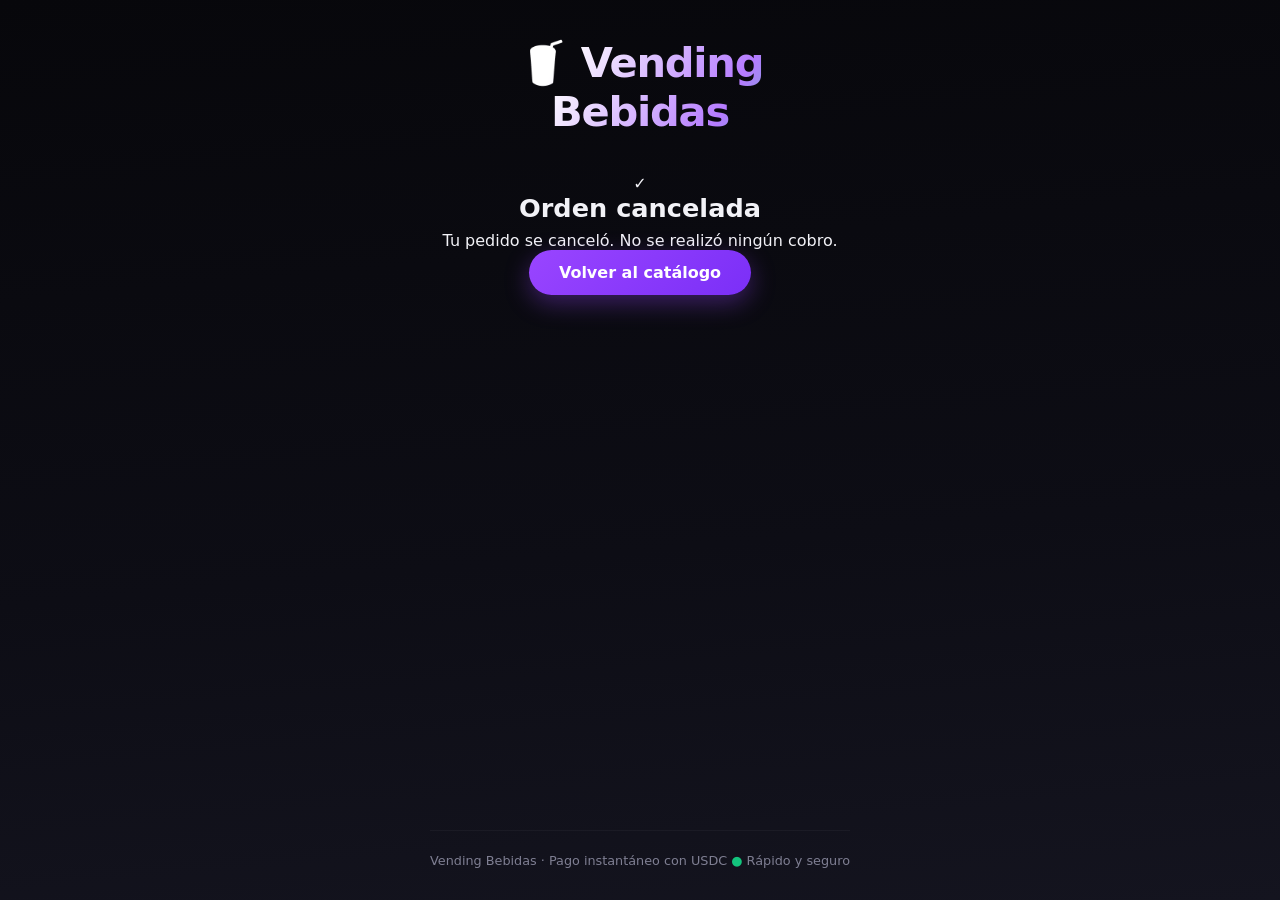
<file: templates/cancelled.html>
<!DOCTYPE html>
<html lang="es">
<head>
  <meta charset="utf-8">
  <meta name="viewport" content="width=device-width, initial-scale=1">
  <title>Orden cancelada</title>
  <link rel="stylesheet" href="/static/style.css?v=20260912h">
</head>
<body>
  <main class="container narrow">
    <header class="header">
      <h1 class="brand">🥤 Vending Bebidas</h1>
    </header>
    <div class="check">✓</div>
    <h1 class="title-center">Orden cancelada</h1>
    <p>Tu pedido se canceló. No se realizó ningún cobro.</p>
    <a class="btn" href="/">Volver al catálogo</a>
    <footer class="footer">
      Vending Bebidas · Pago instantáneo con USDC <span class="dot">●</span> Rápido y seguro
    </footer>
  </main>
</body>
</html>
</file>
<file: docs/assets/community.css>
/* Comunidad · FAQ, preguntas y monedas anónimas */
.psc-section{
  position:relative;
  scroll-margin-top:86px;
  padding:clamp(56px,8vw,96px) 0;
  border-top:1px solid rgba(255,255,255,.08);
}
.psc-head{max-width:760px;margin-bottom:34px}
.psc-kicker{
  display:flex;align-items:center;gap:10px;margin-bottom:16px;
  font-family:'JetBrains Mono',ui-monospace,monospace;font-size:11px;letter-spacing:.18em;
  text-transform:uppercase;color:var(--accent);
}
.psc-kicker::before{content:"";width:30px;height:1px;background:var(--accent);opacity:.75}
.psc-head h2{
  font-family:'Space Grotesk','Inter',sans-serif;font-size:clamp(32px,4.2vw,52px);
  line-height:1.02;letter-spacing:-.045em;margin:0 0 14px;
}
.psc-head p{color:#a9b6c8;font-size:16px;line-height:1.65;margin:0;max-width:66ch}
.psc-head .psc-grad{
  background:linear-gradient(100deg,var(--accent),var(--accent2));
  -webkit-background-clip:text;background-clip:text;color:transparent;
}
.psc-faq{display:flex;flex-direction:column;gap:9px;margin-bottom:34px}
.psc-faq-item{
  border:1px solid rgba(255,255,255,.1);border-radius:14px;
  background:linear-gradient(180deg,rgba(14,20,31,.78),rgba(8,11,18,.72));
  overflow:hidden;transition:border-color .18s,background .18s;
}
.psc-faq-item:hover{border-color:rgba(255,255,255,.18)}
.psc-faq-item[open]{border-color:color-mix(in srgb,var(--accent) 42%,rgba(255,255,255,.12))}
.psc-faq-item summary{
  display:flex;align-items:center;justify-content:space-between;gap:16px;
  padding:16px 18px;cursor:pointer;list-style:none;
  font-family:'Space Grotesk','Inter',sans-serif;font-size:15.5px;font-weight:600;letter-spacing:-.01em;
}
.psc-faq-item summary::-webkit-details-marker{display:none}
.psc-faq-item summary .psc-plus{
  flex:0 0 22px;width:22px;height:22px;border-radius:50%;
  display:grid;place-items:center;border:1px solid rgba(255,255,255,.18);
  color:var(--accent);font-size:15px;line-height:1;transition:transform .2s,background .2s;
}
.psc-faq-item[open] summary .psc-plus{transform:rotate(45deg);background:color-mix(in srgb,var(--accent) 14%,transparent)}
.psc-faq-body{padding:0 18px 17px;color:#a9b6c8;font-size:14.5px;line-height:1.7}
.psc-faq-body code{font-family:'JetBrains Mono',monospace;font-size:.88em;color:#d8e4f5;background:rgba(255,255,255,.06);padding:2px 5px;border-radius:5px}
.psc-coin-wrap{max-width:520px;margin:0 auto;width:100%}
.psc-grid{display:grid;grid-template-columns:minmax(0,1.25fr) minmax(300px,.75fr);gap:16px;align-items:stretch}
.psc-card{
  position:relative;border:1px solid rgba(255,255,255,.1);border-radius:18px;
  background:linear-gradient(180deg,rgba(14,20,31,.82),rgba(8,11,18,.75));
  padding:clamp(18px,2.6vw,28px);box-shadow:0 24px 70px rgba(0,0,0,.22);
  overflow:hidden;
}
.psc-card::before{
  content:"";position:absolute;inset:0 0 auto;height:1px;
  background:linear-gradient(90deg,transparent,color-mix(in srgb,var(--accent) 45%,transparent),transparent);
  opacity:.6;
}
.psc-card h3{
  font-family:'Space Grotesk','Inter',sans-serif;font-size:20px;letter-spacing:-.025em;margin:0 0 5px;
}
.psc-card .psc-sub{color:#8e9bb0;font-size:12.5px;line-height:1.5;margin:0 0 16px}
.psc-btn{
  display:inline-flex;align-items:center;justify-content:center;gap:7px;
  border:1px solid rgba(255,255,255,.16);border-radius:10px;padding:9px 14px;
  background:rgba(255,255,255,.03);color:#e8edf6;font:inherit;font-size:12px;font-weight:650;
  cursor:pointer;transition:transform .14s,border-color .14s,background .14s,box-shadow .14s;
}
.psc-btn:hover{transform:translateY(-1px);border-color:rgba(255,255,255,.3);background:rgba(255,255,255,.06)}
.psc-btn.primary{
  background:linear-gradient(100deg,var(--accent),var(--accent2));border-color:transparent;color:#04110c;
  box-shadow:0 10px 26px -12px color-mix(in srgb,var(--accent) 75%,transparent);
}
.psc-btn.primary:hover{filter:brightness(1.06);box-shadow:0 16px 34px -12px color-mix(in srgb,var(--accent) 80%,transparent)}
.psc-btn:disabled{opacity:.55;cursor:not-allowed;transform:none;filter:none}

.psc-coin{display:flex;flex-direction:column;justify-content:space-between;min-height:100%}
.psc-coin-top{text-align:center;padding:6px 0 12px}
.psc-coin-icon{
  width:74px;height:74px;margin:0 auto 10px;border-radius:50%;
  display:grid;place-items:center;position:relative;
  background:radial-gradient(circle at 30% 25%,#fff3b0,#f6c945 38%,#b8860b 72%,#6b4c00 100%);
  box-shadow:0 0 0 1px rgba(255,255,255,.2) inset,0 16px 45px rgba(246,201,69,.18);
  animation:psc-float 4.5s ease-in-out infinite;
}
.psc-coin-icon::after{
  content:"";position:absolute;inset:9px;border-radius:50%;border:1px dashed rgba(70,45,0,.38);
}
.psc-coin-icon svg{width:36px;height:36px;position:relative;z-index:1}
.psc-coin-count{
  font-family:'Space Grotesk','Inter',sans-serif;font-size:clamp(38px,5vw,54px);
  line-height:1;letter-spacing:-.05em;font-weight:700;
  background:linear-gradient(100deg,#fff0a8,#f6c945 55%,#d99a12);
  -webkit-background-clip:text;background-clip:text;color:transparent;
}
.psc-coin-label{font-family:'JetBrains Mono',monospace;font-size:9.5px;letter-spacing:.16em;text-transform:uppercase;color:#8e9bb0;margin-top:7px}
.psc-coin-copy{color:#a9b6c8;font-size:12.5px;line-height:1.6;text-align:center;margin:0 0 14px}
.psc-coin-btn{width:100%}
.psc-coin-msg{min-height:34px;text-align:center;font-size:11px;color:#8e9bb0;line-height:1.5;margin:10px 0 0}
.psc-coin-msg.ok{color:#f6c945}
.psc-coin-msg.bad{color:#ff9fb1}
.psc-coin-small{font-size:10.5px;color:#6f7c91;text-align:center;line-height:1.5;margin:12px 0 0}
.psc-coin-small strong{color:#a9b6c8;font-weight:600}
@keyframes psc-float{0%,100%{transform:translateY(0)}50%{transform:translateY(-5px)}}
@media(max-width:860px){
  .psc-grid{grid-template-columns:1fr}
  .psc-coin{min-height:auto}
}
@media(max-width:560px){
  .psc-faq-item summary{font-size:14px;padding:14px}
  .psc-faq-body{padding:0 14px 15px;font-size:13.5px}
  .psc-actions{width:100%}
  .psc-actions .psc-btn{flex:1}
}
@media(prefers-reduced-motion:reduce){
  .psc-coin-icon{animation:none}
  .psc-btn,.psc-faq-item{transition:none}
}
</file>
<file: docs/rec/player.css>
/* Reproductor asciinema inline reutilizable para las páginas de wanderc137. */
.rec-section{position:relative;z-index:1}
.rec-section .rec-kicker{
  font-family:'JetBrains Mono',ui-monospace,monospace;
  font-size:11px;letter-spacing:.2em;text-transform:uppercase;
  color:var(--accent,#2E7DFF);margin:0 0 10px;
}
.rec-section .rec-h2{
  font-family:'Space Grotesk','Inter',sans-serif;
  font-size:clamp(28px,4.6vw,50px);line-height:1.06;letter-spacing:-.035em;
  color:#f2f6fc;margin:0 0 12px;max-width:22ch;
}
.rec-section .rec-lead{
  font-size:clamp(14px,1.5vw,17px);line-height:1.65;
  color:#9fb0c4;margin:0 0 22px;max-width:72ch;
}
.rec-banner{
  display:flex;align-items:center;gap:12px;flex-wrap:wrap;
  padding:14px 18px;margin:0 0 18px;
  border:1px solid color-mix(in srgb,var(--accent,#2E7DFF) 38%,transparent);
  border-radius:14px;
  background:linear-gradient(100deg,color-mix(in srgb,var(--accent,#2E7DFF) 14%,transparent),color-mix(in srgb,var(--accent2,#14F195) 8%,transparent));
  box-shadow:0 18px 40px -30px color-mix(in srgb,var(--accent,#2E7DFF) 60%,transparent);
}
.rec-banner .rec-banner-icon{font-size:18px;line-height:1}
.rec-banner strong{font-size:14px;color:#fff;letter-spacing:-.01em}
.rec-banner span{font-size:12.5px;color:#9fb0c4}
.rec-shell{
  position:relative;
  border:1px solid rgba(255,255,255,.13);
  border-radius:20px;
  overflow:hidden;
  background:#070a10;
  box-shadow:0 34px 80px -38px #000,0 0 0 1px rgba(255,255,255,.025) inset;
}
.rec-bar{
  display:flex;align-items:center;gap:8px;
  padding:12px 15px;
  border-bottom:1px solid rgba(255,255,255,.08);
  background:rgba(255,255,255,.025);
}
.rec-bar i{width:10px;height:10px;border-radius:50%;background:#ff5f57;display:block}
.rec-bar i:nth-child(2){background:#febc2e}
.rec-bar i:nth-child(3){background:#28c840}
.rec-bar .rec-title{
  margin-left:8px;
  font-family:'JetBrains Mono',ui-monospace,SFMono-Regular,Menlo,monospace;
  font-size:10.5px;color:#718197;letter-spacing:.06em;
  overflow:hidden;text-overflow:ellipsis;white-space:nowrap;
}
.rec-bar .rec-rec{
  margin-left:auto;display:flex;align-items:center;gap:7px;
  font-family:'JetBrains Mono',ui-monospace,monospace;
  font-size:10px;letter-spacing:.14em;color:#7f8ea3;text-transform:uppercase;
}
.rec-bar .rec-rec b{
  width:7px;height:7px;border-radius:50%;background:var(--accent,#2E7DFF);
  box-shadow:0 0 0 4px color-mix(in srgb,var(--accent,#2E7DFF) 16%,transparent);
  animation:recPulse 2.2s infinite;
}
@keyframes recPulse{50%{opacity:.35}}
.rec-screen-wrap{position:relative;background:#05080d}
.rec-screen{
  height:clamp(330px,46vw,560px);
  overflow:auto;
  padding:18px 20px;
  background:
    radial-gradient(900px 420px at 50% -10%,rgba(20,241,149,.055),transparent 70%),
    #05080d;
  color:#d7e0ea;
  font-family:'JetBrains Mono',ui-monospace,SFMono-Regular,Menlo,Consolas,monospace;
  font-size:clamp(8px,1.04vw,12.4px);
  line-height:1.38;
  scrollbar-width:thin;
  scrollbar-color:#2a3448 #05080d;
  user-select:text;
}
.rec-screen::-webkit-scrollbar{width:9px;height:9px}
.rec-screen::-webkit-scrollbar-thumb{background:#2a3448;border-radius:9px}
.rec-row{white-space:pre;min-height:1.38em}
.rec-row span{white-space:pre}
.rec-poster{
  position:absolute;inset:0;z-index:2;
  display:flex;flex-direction:column;align-items:center;justify-content:center;
  gap:10px;text-align:center;padding:28px;
  background:
    radial-gradient(620px 320px at 50% 38%,color-mix(in srgb,var(--accent,#2E7DFF) 16%,transparent),transparent 72%),
    linear-gradient(180deg,rgba(5,8,13,.72),rgba(5,8,13,.94));
  backdrop-filter:blur(2px);
  transition:opacity .35s ease,visibility .35s ease;
}
.rec-poster[hidden]{display:none}
.rec-poster .rec-kicker{
  font-family:'JetBrains Mono',monospace;font-size:10px;letter-spacing:.22em;
  text-transform:uppercase;color:var(--accent,#2E7DFF);
}
.rec-poster h3{
  font-family:'Space Grotesk','Inter',sans-serif;
  font-size:clamp(24px,3.2vw,42px);letter-spacing:-.04em;color:#fff;margin:0;max-width:18ch;
}
.rec-poster p{margin:0;color:#aab7c9;font-size:14px;max-width:52ch;line-height:1.6}
.rec-poster .rec-poster-meta{
  margin-top:4px;font-family:'JetBrains Mono',monospace;font-size:11px;color:#718197;
}
.rec-controls{
  display:flex;align-items:center;gap:10px;flex-wrap:wrap;
  padding:12px 14px;
  border-top:1px solid rgba(255,255,255,.08);
  background:rgba(255,255,255,.025);
}
.rec-btn{
  appearance:none;border:1px solid rgba(255,255,255,.14);
  background:rgba(255,255,255,.045);color:#e8edf6;
  border-radius:9px;padding:8px 12px;
  font:600 12px/1 'Inter',system-ui,sans-serif;cursor:pointer;
  transition:background .18s ease,border-color .18s ease,transform .18s ease;
  white-space:nowrap;
}
.rec-btn:hover{background:rgba(255,255,255,.09);border-color:rgba(255,255,255,.24);transform:translateY(-1px)}
.rec-btn.rec-primary{
  background:linear-gradient(100deg,var(--accent,#2E7DFF),var(--accent2,#14F195));
  border-color:transparent;color:#04110c;
}
.rec-btn.rec-primary:hover{filter:brightness(1.05)}
.rec-progress{
  flex:1;min-width:140px;height:8px;accent-color:var(--accent,#2E7DFF);
  cursor:pointer;
}
.rec-time{
  min-width:88px;text-align:right;
  font-family:'JetBrains Mono',monospace;font-size:11px;color:#8b9ab0;
}
.rec-speed{
  appearance:none;border:1px solid rgba(255,255,255,.14);
  background:#0b111a;color:#c7d3e2;border-radius:8px;
  padding:7px 9px;font:600 11px/1 'JetBrains Mono',monospace;cursor:pointer;
}
.rec-download{
  font-family:'JetBrains Mono',monospace;font-size:10.5px;color:#8b9ab0;
  border-bottom:1px dashed rgba(255,255,255,.18);padding-bottom:2px;
}
.rec-download:hover{color:var(--accent,#2E7DFF);border-color:var(--accent,#2E7DFF)}
.rec-note{
  margin:18px 2px 0;color:#8b9ab0;font-size:13px;line-height:1.7;
  max-width:90ch;
}
.rec-note strong{color:#d7e0ea}
.rec-note a{color:var(--accent,#2E7DFF);border-bottom:1px solid color-mix(in srgb,var(--accent,#2E7DFF) 35%,transparent)}
.rec-chapters{display:flex;flex-wrap:wrap;gap:8px;margin-top:16px}
.rec-chip{
  font-family:'JetBrains Mono',monospace;font-size:10px;letter-spacing:.05em;
  color:#9fb0c4;border:1px solid rgba(255,255,255,.11);
  background:rgba(255,255,255,.025);border-radius:999px;padding:6px 10px;
}
.rec-chip b{color:var(--accent,#2E7DFF);font-weight:600}
@media(max-width:760px){
  .rec-screen{padding:14px 12px;font-size:8px;height:330px}
  .rec-controls{gap:8px}
  .rec-btn{padding:7px 9px;font-size:11px}
  .rec-time{min-width:76px;font-size:10px}
  .rec-progress{min-width:100px}
  .rec-bar .rec-title{font-size:9px}
  .rec-banner{padding:12px 14px}
}
@media(prefers-reduced-motion:reduce){
  .rec-bar .rec-rec b{animation:none}
  .rec-poster{transition:none}
}
</file>
<file: static/style.css>
/* ============================================================
   Vending Coca-Cola · Premium Dark Theme
   Negro profundo, acentos violeta (#9945FF) y menta (#14F195),
   glassmorphism.
   ============================================================ */

:root {
  --bg-0: #07070b;
  --bg-1: #0d0d15;
  --bg-2: #14141f;
  --panel: rgba(255, 255, 255, 0.04);
  --panel-border: rgba(255, 255, 255, 0.08);
  --violet: #9945ff;
  --violet-soft: #b57bff;
  --mint: #14f195;
  --text: #f2f2f7;
  --text-dim: #9a9ab0;
  --danger: #ff5d5d;
  --radius: 18px;
  --shadow: 0 12px 40px rgba(0, 0, 0, 0.55);
}

* { box-sizing: border-box; margin: 0; padding: 0; }

body {
  font-family: 'Inter', system-ui, -apple-system, 'Segoe UI', Roboto, sans-serif;
  background: linear-gradient(175deg, var(--bg-0) 0%, var(--bg-1) 60%, var(--bg-2) 100%);
  background-attachment: fixed;
  color: var(--text);
  min-height: 100vh;
  min-height: 100dvh;
  display: flex;
  flex-direction: column;
  -webkit-font-smoothing: antialiased;
}

/* Layout de página completa: el contenido crece y rellena todo */
.container {
  flex: 1;
  width: 100%;
  max-width: 100%;
  margin: 0 auto;
  padding: 20px clamp(12px, 2vw, 28px) 24px;
  display: flex;
  flex-direction: column;
}
.narrow {
  max-width: 480px;
  text-align: center;
  justify-content: center;
  align-items: center;
}

/* ---------- Header / marca ---------- */
.header {
  display: flex;
  flex-direction: column;
  align-items: center;
  text-align: center;
  padding: 18px 0 30px;
}
.brand {
  font-size: clamp(1.8rem, 4vw, 2.6rem);
  font-weight: 800;
  letter-spacing: -0.03em;
  margin-bottom: 8px;
  background: linear-gradient(120deg, #fff 30%, var(--violet-soft) 70%, var(--mint) 100%);
  -webkit-background-clip: text;
  background-clip: text;
  -webkit-text-fill-color: transparent;
}
.subtitle {
  opacity: .75;
  font-size: .98rem;
  color: var(--text-dim);
  display: flex;
  align-items: center;
  justify-content: center;
  gap: 10px;
  flex-wrap: wrap;
}

.badge {
  display: inline-flex;
  align-items: center;
  gap: 6px;
  font-size: .72rem;
  font-weight: 700;
  letter-spacing: .04em;
  text-transform: uppercase;
  color: var(--mint);
  border: 1px solid rgba(20, 241, 149, 0.35);
  background: rgba(20, 241, 149, 0.08);
  padding: 4px 12px;
  border-radius: 999px;
}

/* Tagline con personalidad (pantalla de venta) */
.tagline {
  text-align: center;
  font-size: 1.02rem;
  font-weight: 600;
  color: var(--mint);
  letter-spacing: .01em;
  margin: -8px 0 26px;
  opacity: .95;
  animation: fadeUp .5s ease both;
}

/* ---------- Catálogo ---------- */
/* v2: layout de 2 columnas: grilla (izquierda) + carrito (derecha) */
.layout {
  display: grid;
  grid-template-columns: 1fr 380px;
  gap: 22px;
  align-items: start;
}

.grid {
  display: grid;
  grid-template-columns: repeat(4, 1fr);
  gap: 26px;
  align-content: stretch;
  max-width: 1080px;
  margin: 0 auto;
  width: 100%;
}

/* Grilla SIEMPRE 4 columnas (2 filas x 8 productos) en cualquier pantalla de escritorio.
   Solo en pantallas estrechas (<1024px) el carrito se recoge a 340px.
   Solo en móvil (<721px) la grilla pasa a 2 columnas y el carrito baja. */
@media (max-width: 1024px) {
  .layout { grid-template-columns: 1fr 340px; }
}
@media (max-width: 720px) {
  .layout { grid-template-columns: 1fr; }
  .grid { grid-template-columns: repeat(2, 1fr); }
}
@media (max-width: 460px) {
  .grid { grid-template-columns: 1fr; }
}

/* ---------- Carrito (columna derecha) ---------- */
.cart {
  background: var(--panel);
  border: 1px solid var(--panel-border);
  border-radius: var(--radius);
  padding: 22px 20px;
  backdrop-filter: blur(12px);
  box-shadow: var(--shadow);
  position: sticky;
  top: 18px;
  display: flex;
  flex-direction: column;
  gap: 14px;
}
.cart-title {
  font-size: 1.2rem;
  font-weight: 800;
  color: var(--text);
  border-bottom: 1px solid rgba(255, 255, 255, 0.08);
  padding-bottom: 12px;
}
.cart-list {
  list-style: none;
  margin: 0;
  padding: 0;
  max-height: 40vh;
  overflow-y: auto;
  display: flex;
  flex-direction: column;
  gap: 8px;
}
.cart-empty {
  color: var(--text-dim);
  text-align: center;
  padding: 18px 8px;
  font-size: .9rem;
}
.cart-item {
  display: flex;
  align-items: center;
  justify-content: space-between;
  gap: 10px;
  background: rgba(255, 255, 255, 0.04);
  border: 1px solid rgba(255, 255, 255, 0.06);
  border-radius: 12px;
  padding: 8px 12px;
}
.cart-item-info {
  display: flex;
  flex-direction: column;
  gap: 2px;
  min-width: 0;
}
.cart-item-name {
  font-size: .88rem;
  font-weight: 600;
  color: var(--text);
  white-space: nowrap;
  overflow: hidden;
  text-overflow: ellipsis;
}
.cart-item-price {
  font-size: .82rem;
  font-weight: 700;
  color: var(--mint);
}
.btn-remove {
  flex-shrink: 0;
  width: 28px;
  height: 28px;
  border-radius: 50%;
  border: 1px solid rgba(255, 93, 93, 0.55);
  background: transparent;
  color: var(--danger);
  font-weight: 800;
  font-size: 1rem;
  line-height: 1;
  cursor: pointer;
  transition: background .15s ease, color .15s ease;
}
.btn-remove:hover {
  background: rgba(255, 93, 93, 0.2);
  color: #ff8080;
}
.cart-total {
  display: flex;
  align-items: center;
  justify-content: space-between;
  border-top: 1px solid rgba(255, 255, 255, 0.1);
  padding-top: 12px;
  font-size: 1.05rem;
}
.cart-total strong {
  font-size: 1.3rem;
  color: var(--mint);
  letter-spacing: -0.01em;
}
.btn-pay {
  background: linear-gradient(135deg, var(--mint) 0%, #0fc47c 100%);
  color: #04120c;
  border: 0;
  border-radius: 999px;
  padding: 15px 26px;
  font-size: 1.1rem;
  font-weight: 800;
  cursor: pointer;
  box-shadow: 0 8px 24px rgba(20, 241, 149, 0.3);
  transition: transform .15s ease, box-shadow .15s ease, opacity .15s ease;
  width: 100%;
}
.btn-pay:hover:not(:disabled) { transform: translateY(-2px); box-shadow: 0 12px 32px rgba(20, 241, 149, 0.5); }
.btn-pay:disabled { opacity: .5; cursor: wait; }
.btn-pay.buying { animation: buyPulse .9s ease infinite; pointer-events: none; }

/* Botón Añadir en grilla y su estado "En carrito" */
.btn-add { padding: 8px 18px; font-size: .88rem; width: 100%; }
.btn-add.in-cart {
  background: rgba(20, 241, 149, 0.14);
  color: var(--mint);
  border: 1px solid rgba(20, 241, 149, 0.45);
  box-shadow: none;
  cursor: default;
}
.btn-add.in-cart:hover { transform: none; box-shadow: none; }

.card {
  display: flex;
  flex-direction: column;
  justify-content: space-between;
  align-items: center;
  background: var(--panel);
  border: 1px solid var(--panel-border);
  border-radius: var(--radius);
  padding: 20px 18px 16px;
  text-align: center;
  backdrop-filter: blur(12px);
  box-shadow: var(--shadow);
  transition: transform .18s ease, border-color .18s ease, box-shadow .18s ease;
}
.card:hover {
  transform: translateY(-4px);
  border-color: rgba(153, 69, 255, 0.45);
  box-shadow: 0 18px 48px rgba(153, 69, 255, 0.18);
}

.card-img {
  width: 100%;
  min-height: 175px;
  display: flex;
  align-items: center;
  justify-content: center;
  margin-bottom: 8px;
  filter: drop-shadow(0 10px 22px rgba(153, 69, 255, 0.30));
}
.card-img img {
  max-height: 175px;
  max-width: 100%;
  transition: transform .25s ease;
}
.card:hover .card-img img { transform: scale(1.05); }

.card h2 { font-size: .92rem; font-weight: 700; margin-bottom: 4px; }

.price {
  font-weight: 800;
  font-size: 1.02rem;
  margin-bottom: 10px;
  color: var(--mint);
  letter-spacing: -0.01em;
}

/* ---------- Botones ---------- */
.btn {
  background: linear-gradient(135deg, var(--violet) 0%, #7b2ff7 100%);
  color: #fff;
  border: 0;
  border-radius: 999px;
  padding: 13px 30px;
  font-size: 1rem;
  font-weight: 700;
  cursor: pointer;
  text-decoration: none;
  display: inline-block;
  box-shadow: 0 8px 24px rgba(153, 69, 255, 0.35);
  transition: transform .15s ease, box-shadow .15s ease, opacity .15s ease;
}
.btn:hover { transform: translateY(-2px); box-shadow: 0 12px 32px rgba(153, 69, 255, 0.5); }
.btn:active { transform: translateY(0); }
.btn:disabled { opacity: .55; cursor: wait; }

/* ---------- Animación del botón Comprar ---------- */
.btn.buying {
  animation: buyPulse .9s ease infinite;
  pointer-events: none;
}
.btn.buying::after {
  content: '';
  position: absolute;
  inset: 0;
  border-radius: inherit;
  box-shadow: 0 0 0 0 rgba(20, 241, 149, 0.6);
  animation: buyRing .9s ease-out infinite;
}
.btn.buying .btn-label {
  display: inline-block;
  animation: buyWiggle .45s ease-in-out infinite;
}

@keyframes buyPulse {
  0%, 100% { transform: scale(1); box-shadow: 0 8px 24px rgba(153, 69, 255, 0.35); }
  50%      { transform: scale(1.06); box-shadow: 0 12px 36px rgba(153, 69, 255, 0.65); }
}

@keyframes buyRing {
  0%   { box-shadow: 0 0 0 0 rgba(20, 241, 149, 0.55); }
  70%  { box-shadow: 0 0 0 14px rgba(20, 241, 149, 0); }
  100% { box-shadow: 0 0 0 0 rgba(20, 241, 149, 0); }
}

@keyframes buyWiggle {
  0%, 100% { transform: rotate(0deg); }
  25%      { transform: rotate(-3deg); }
  75%      { transform: rotate(3deg); }
}

/* Destello del QR al confirmar */
.qr-wrap.flash {
  animation: qrFlash .6s ease;
}
@keyframes qrFlash {
  0%   { box-shadow: 0 0 0 0 rgba(20, 241, 149, 0.8), 0 14px 44px rgba(0,0,0,.6); }
  100% { box-shadow: 0 0 0 22px rgba(20, 241, 149, 0), 0 14px 44px rgba(0,0,0,.6); }
}

/* Acomoda el texto del botón para la animación */
.btn { position: relative; overflow: hidden; }

.btn-ghost {
  color: var(--text-dim);
  text-decoration: none;
  font-size: .88rem;
  display: inline-block;
  margin-top: 20px;
  transition: color .15s ease;
}
.btn-ghost:hover { color: var(--text); }

/* Botón de cancelar orden (rojo sutil, coherente con el tema) */
.btn-danger {
  background: transparent;
  color: var(--danger);
  border: 1px solid rgba(255, 93, 93, 0.45);
  box-shadow: none;
  padding: 10px 24px;
  font-size: .9rem;
}
.btn-danger:hover {
  background: rgba(255, 93, 93, 0.10);
  color: #ff8080;
  border-color: rgba(255, 93, 93, 0.7);
  transform: translateY(-1px);
  box-shadow: none;
}
.btn-danger:disabled { opacity: .5; cursor: wait; }

.btn-primary {
  background: linear-gradient(135deg, var(--accent), #7b2ff2);
  color: #fff;
  border: none;
  box-shadow: 0 4px 18px rgba(153, 69, 255, 0.35);
  padding: 14px 24px;
  font-size: 1.05rem;
  font-weight: 700;
  border-radius: var(--radius);
}
.btn-primary:hover {
  transform: translateY(-2px);
  box-shadow: 0 6px 24px rgba(153, 69, 255, 0.5);
  color: #fff;
}

/* ---------- Página de pago ---------- */
.product-name {
  font-size: 1.4rem;
  font-weight: 700;
  margin-bottom: 4px;
}

/* Resumen multi-item de la orden (v2) */
.summary-list {
  width: 100%;
  max-width: 420px;
  margin: 14px auto 0;
  text-align: left;
  background: var(--panel);
  border: 1px solid var(--panel-border);
  border-radius: 14px;
  padding: 14px 18px;
}
.summary-item {
  display: flex;
  justify-content: space-between;
  gap: 12px;
  font-size: .92rem;
  padding: 6px 0;
  color: var(--text-dim);
}
.summary-item span:first-child { color: var(--text); font-weight: 600; }
.summary-total {
  border-top: 1px solid rgba(255, 255, 255, 0.1);
  margin-top: 8px;
  padding-top: 10px;
  font-size: 1.05rem;
}
.summary-total strong { color: var(--mint); }

.qr-wrap {
  background: #fff;
  border-radius: var(--radius);
  padding: 18px;
  display: inline-block;
  margin: 22px 0 16px;
  box-shadow: 0 0 0 1px rgba(255,255,255,.1), 0 14px 44px rgba(0,0,0,.6);
}
.qr { width: 340px; height: 340px; display: block; max-width: 100%; }

.status {
  font-weight: 600;
  margin: 14px 0 6px;
  color: var(--text-dim);
}

/* ---------- Confirmado / Error ---------- */
.center .check {
  font-size: 4.2rem;
  line-height: 1;
  margin-bottom: 14px;
}
.check.ok { color: var(--mint); text-shadow: 0 0 30px rgba(20, 241, 149, 0.5); }
.check.error { color: var(--danger); text-shadow: 0 0 30px rgba(255, 93, 93, 0.4); }

h1.title-center { font-size: 1.6rem; font-weight: 800; margin-bottom: 8px; }

.hint {
  margin: 28px 0 0;
  align-self: center;
  width: 100%;
  text-align: center;
  font-size: 1.05rem;
  font-weight: 600;
  color: var(--text);
  letter-spacing: .01em;
  background: var(--panel);
  border: 1px solid rgba(20, 241, 149, 0.25);
  padding: 14px 22px;
  border-radius: 14px;
  max-width: 560px;
  animation: fadeUp .5s ease both;
}

/* ---------- Footer ---------- */
.footer {
  margin-top: auto;
  padding: 22px 0 8px;
  text-align: center;
  font-size: .8rem;
  color: var(--text-dim);
  opacity: .8;
  border-top: 1px solid rgba(255, 255, 255, 0.05);
}
.footer .dot { color: var(--mint); }

/* ---------- Animación sutil de entrada ---------- */
@keyframes fadeUp {
  from { opacity: 0; transform: translateY(12px); }
  to   { opacity: 1; transform: translateY(0); }
}
.card, .qr-wrap, .brand, .subtitle {
  animation: fadeUp .5s ease both;
}
.card:nth-child(2) { animation-delay: .08s; }
.card:nth-child(3) { animation-delay: .16s; }
</file>
